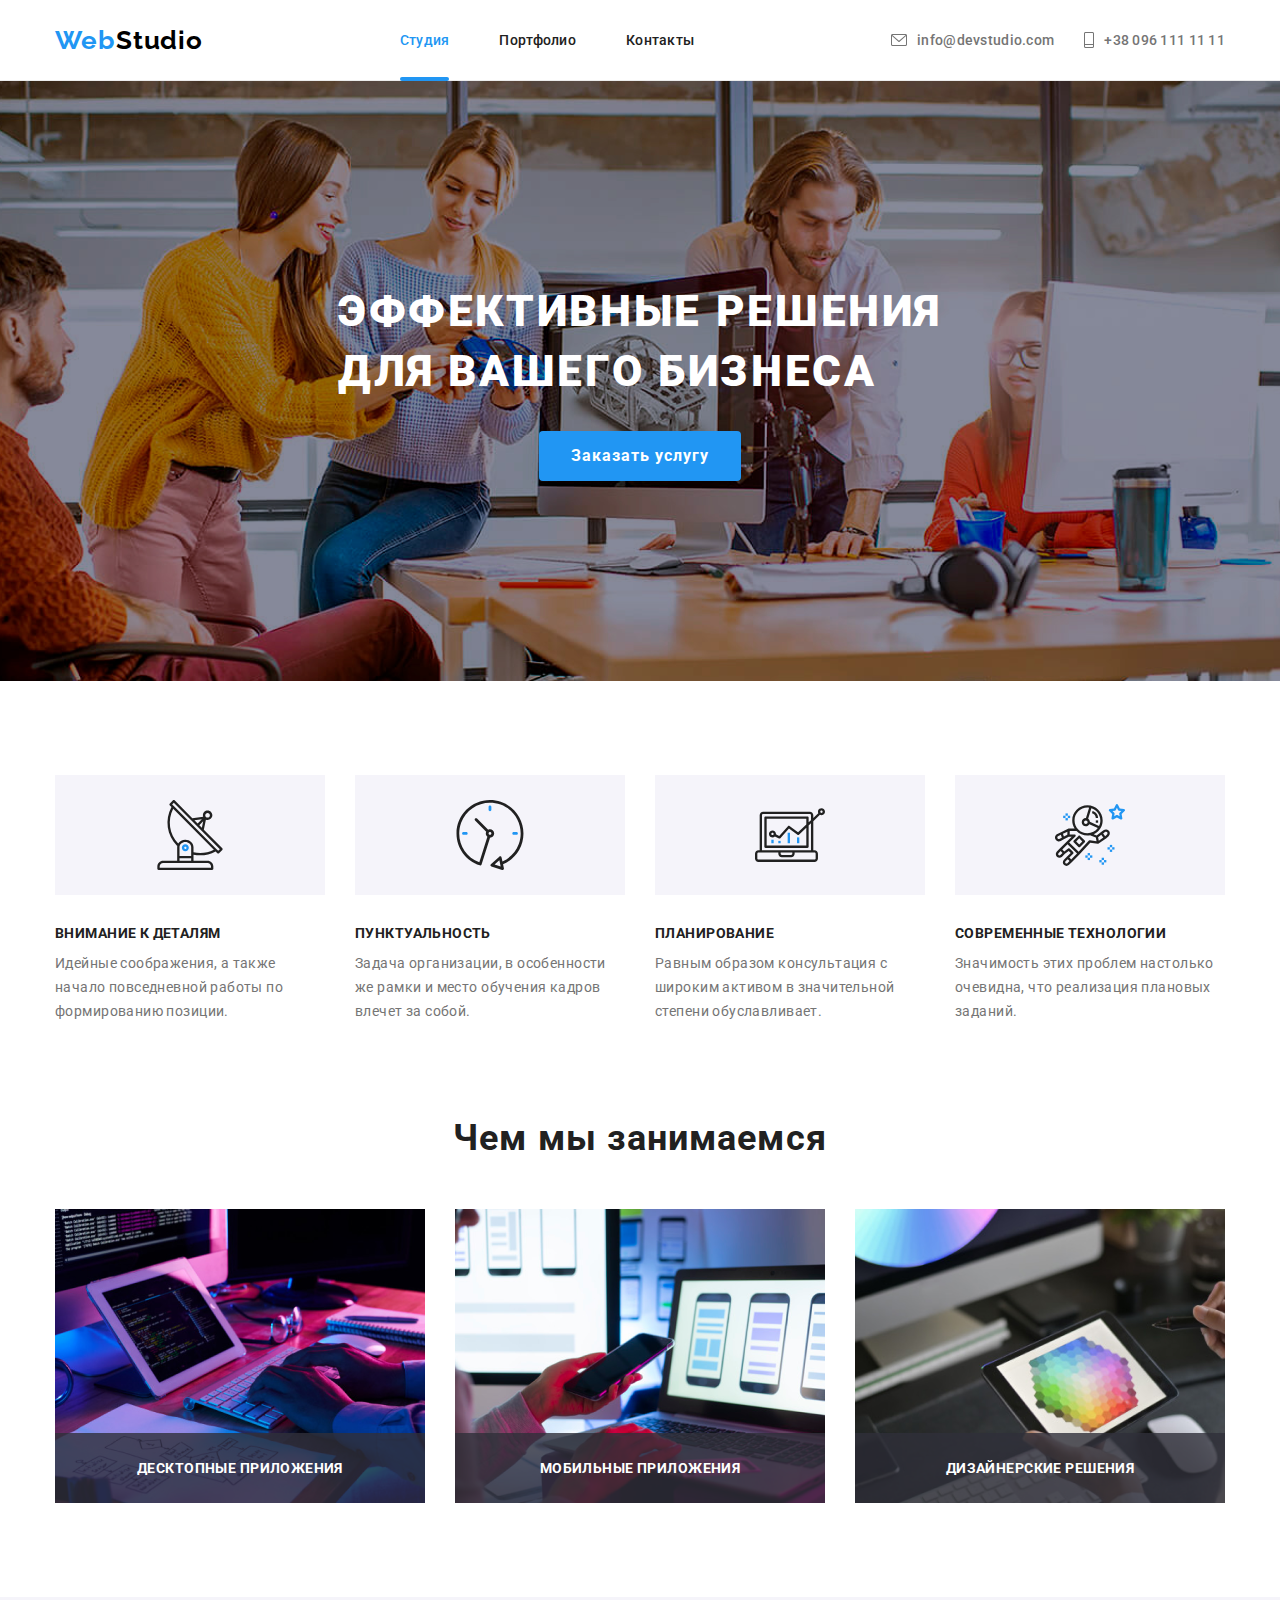
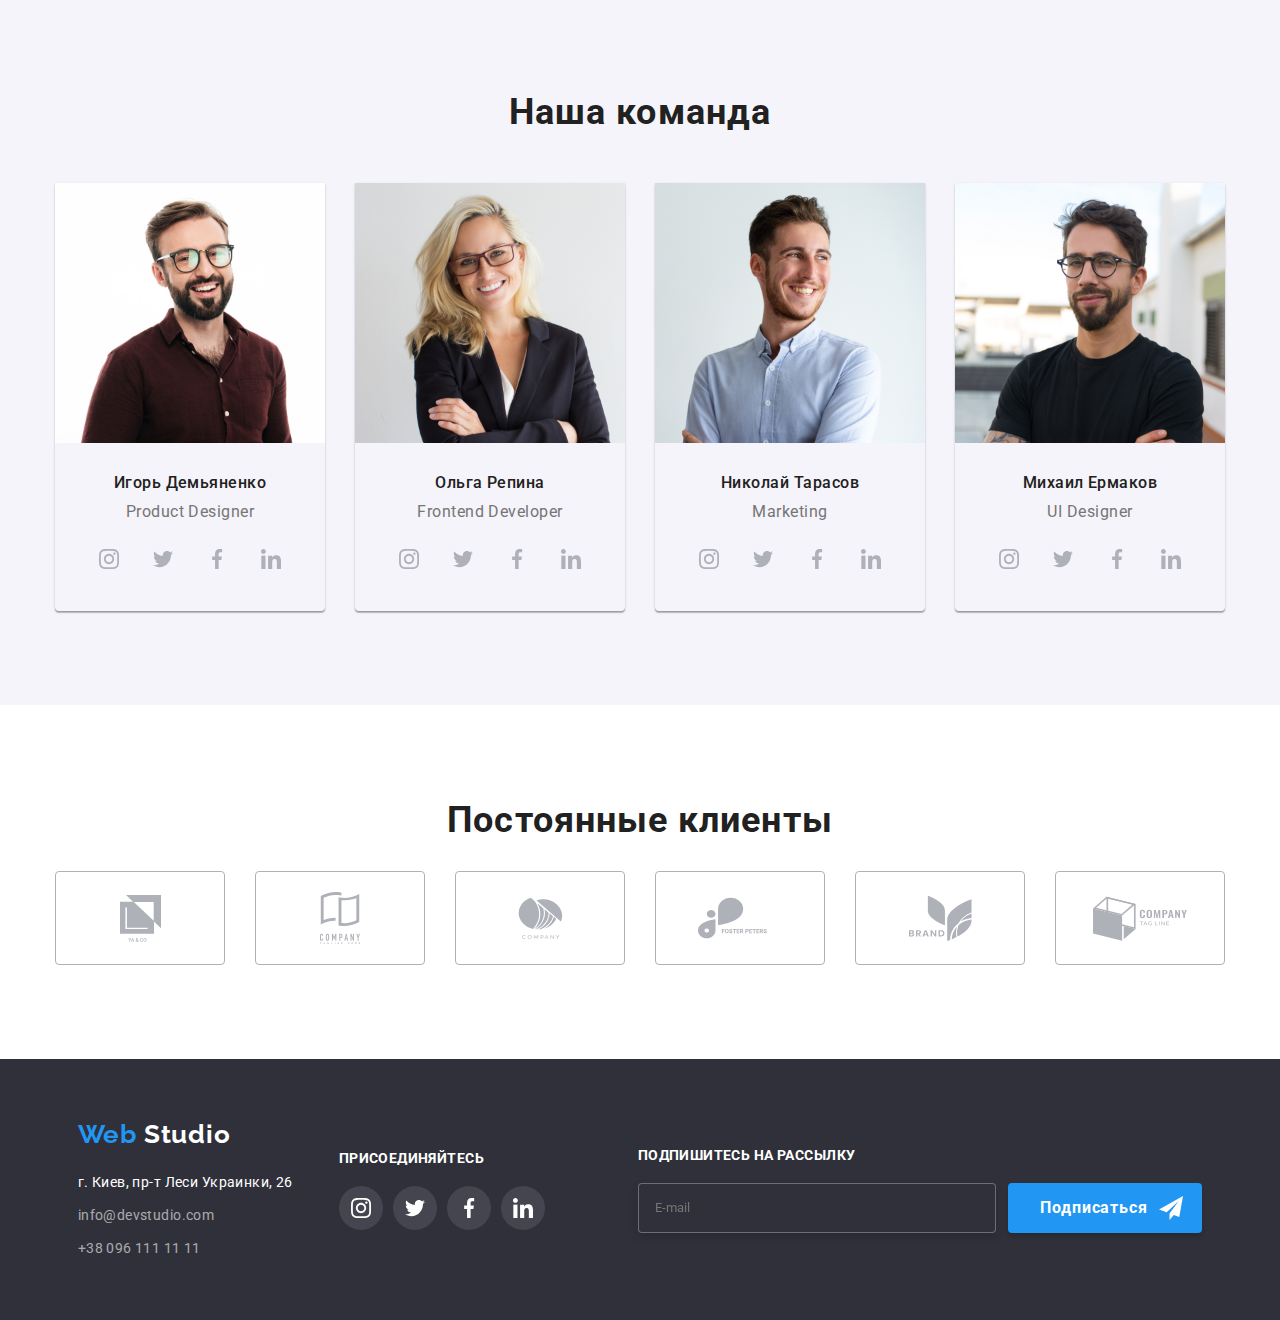
<file: index.html>
<!DOCTYPE html>
<html lang="en">
<head>
    <meta charset="UTF-8">
    <meta http-equiv="X-UA-Compatible" content="IE=edge">
    <meta name="viewport" content="width=device-width, initial-scale=1.0">
    <title>Web-studio</title>
    <link rel="stylesheet" href="./style/index.css">
</head>
<body class="body">
    <section class="modal">
            <div class="modal__container">
                <a href="#" class="modal__close">
                    <svg class="modal__close_icon" width="11" height="11" viewBox="0 0 19 19" fill="none" xmlns="http://www.w3.org/2000/svg">
                        <path class="modal__close_icon" d="M18.6667 1.88L16.7867 0L9.33333 7.45334L1.88 0L0 1.88L7.45334 9.33333L0 16.7867L1.88 18.6667L9.33333 11.2133L16.7867 18.6667L18.6667 16.7867L11.2133 9.33333L18.6667 1.88Z" fill="#212121"/>
                    </svg>
                </a>
                <h2 class="modal__title">
                    Оставьте свои данные, мы вам перезвоним
                </h2>
                <form action="">
                    <div class="modal__input-container">
                        <p class="modal__input-name">Имя</p>
                        <input class="modal__input modal__input_name" type="text" name="" id="" >
                        <svg class="modal__input_icon"   width="12" height="12" viewBox="0 0 12 12" fill="none" xmlns="http://www.w3.org/2000/svg">
                            <path  class="modal__input_icon modal__input_icon_name" d="M6 6C7.6575 6 9 4.6575 9 3C9 1.3425 7.6575 0 6 0C4.3425 0 3 1.3425 3 3C3 4.6575 4.3425 6 6 6ZM6 7.5C3.9975 7.5 0 8.505 0 10.5V11.25C0 11.6625 0.3375 12 0.75 12H11.25C11.6625 12 12 11.6625 12 11.25V10.5C12 8.505 8.0025 7.5 6 7.5Z" fill="#212121"/>
                        </svg>
                    </div>
                    <div class="modal__input-container">
                        <p class="modal__input-name">Телефон</p>
                        <input class="modal__input modal__input_phone " type="tel" name="" id="" >
                        <svg class="modal__input_icon" width="14" height="14" viewBox="0 0 14 14" fill="none" xmlns="http://www.w3.org/2000/svg">
                            <path class="modal__input_icon modal__input_icon_phone" d="M11.996 9.12261L10.1579 8.91275C9.71641 8.86209 9.2822 9.01406 8.97102 9.32524L7.63945 10.6568C5.59144 9.61472 3.91251 7.94301 2.87041 5.88775L4.20922 4.54894C4.5204 4.23775 4.67237 3.80355 4.62171 3.3621L4.41185 1.53842C4.325 0.807499 3.70988 0.2575 2.97173 0.2575H1.71976C0.902004 0.2575 0.221746 0.937761 0.272403 1.75552C0.655953 7.93577 5.59868 12.8713 11.7717 13.2548C12.5894 13.3055 13.2697 12.6252 13.2697 11.8075V10.5555C13.2769 9.82459 12.7269 9.20946 11.996 9.12261Z" fill="#212121"/>
                        </svg>                            
                    </div>
                    <div class="modal__input-container">
                        <p class="modal__input-name">Почта</p>
                        <input class="modal__input modal__input_email" type="email" name="" id="" >
                        <svg class="modal__input_icon" width="18" height="18" viewBox="0 0 18 18" fill="none" xmlns="http://www.w3.org/2000/svg">
                            <path class="modal__input_icon modal__input_icon_email" d="M15 3H3C2.175 3 1.5075 3.675 1.5075 4.5L1.5 13.5C1.5 14.325 2.175 15 3 15H15C15.825 15 16.5 14.325 16.5 13.5V4.5C16.5 3.675 15.825 3 15 3ZM14.7 6.1875L9.3975 9.5025C9.1575 9.6525 8.8425 9.6525 8.6025 9.5025L3.3 6.1875C3.1125 6.0675 3 5.865 3 5.6475C3 5.145 3.5475 4.845 3.975 5.1075L9 8.25L14.025 5.1075C14.4525 4.845 15 5.145 15 5.6475C15 5.865 14.8875 6.0675 14.7 6.1875Z" fill="#212121"/>
                        </svg>
                                                       
                    </div>
                    <p class="modal__input-name">Комментарий</p>
                    <textarea class="modal__input modal__input_textarea"  name="" id="" cols="30" rows="10" placeholder="Введите текст"></textarea>
                    <div class="modal__checkbox-container">
                        <img src="./image/modal/ch.svg" alt="" class="modal__checkbox-false modal__checkbox-false_checked">
                        <input class="modal__checkbox" type="checkbox" name="" id="" checked>
                        <p class="modal__checkbox-title">Соглашаюсь с рассылкой и принимаю <a href="#" class="modal__checkbox-title modal__checkbox-title_blue"> Условия договора</a></p>
                    </div>
                    <button class="modal__button button ">Отправить</button>
                </form>
            </div>
    </section>
    <header class="header">
        <div class="header__container">
            <a class="logo" href="./index.html">
                Web <span class="logo logo_black">Studio</span>
            </a>
            <nav class="nav">
                <a href="./index.html" class="nav__link nav__link_active">Студия</a>
                <a href="./portfolio.html" class="nav__link">Портфолио</a>
                <a href="" class="nav__link">Контакты</a>
            </nav>
            <div class="contacts">
                <div class="contacts__container">
                    <svg width="16" height="12" viewBox="0 0 16 12" fill="none" xmlns="http://www.w3.org/2000/svg">
                        <path class ="contacts__img" d="M14.5 0H1.50001C0.672854 0 0 0.672853 0 1.50001V10.5C0 11.3271 0.672854 12 1.50001 12H14.5C15.3271 12 16 11.3271 16 10.5V1.50001C16 0.672853 15.3271 0 14.5 0ZM14.5 0.999994C14.5679 0.999994 14.6325 1.01409 14.6916 1.0387L8 6.83838L1.30833 1.0387C1.36742 1.01412 1.43204 0.999994 1.49998 0.999994H14.5ZM14.5 11H1.50001C1.22414 11 0.999996 10.7759 0.999996 10.5V2.09521L7.67236 7.87792C7.76661 7.95944 7.8833 7.99999 8 7.99999C8.1167 7.99999 8.23339 7.95948 8.32764 7.87792L15 2.09521V10.5C15 10.7759 14.7759 11 14.5 11Z" fill="#757575"/>
                    </svg>
                    <a href="mailto:info@devstudio.com" class="contacts__link">info@devstudio.com</a>
                </div>
                <div class="contacts__container">
                    <svg width="10" height="16" viewBox="0 0 10 16" fill="#757575" xmlns="http://www.w3.org/2000/svg">
                        <path class ="contacts__img" d="M8.5 0H1.5C0.672848 0 0 0.672848 0 1.5V14.5C0 15.3272 0.672848 16 1.5 16H8.5C9.32715 16 10 15.3272 10 14.5V1.5C10 0.672848 9.32715 0 8.5 0ZM1.5 1H8.5C8.77588 1 9 1.22412 9 1.5V12H1V1.5C1 1.22412 1.22412 1 1.5 1ZM8.5 15H1.5C1.22412 15 1 14.7759 1 14.5V13H9V14.5C9 14.7759 8.77588 15 8.5 15Z" fill="#757575"/>
                    </svg>
                    <a href="tel:+38 096 111 11 11" class="contacts__link">+38 096 111 11 11</a>
                </div>
            </div>
            <a class="burger-open" href="#">
                <svg class="burger-open__icon" width="24" height="16" viewBox="0 0 24 16" fill="none" xmlns="http://www.w3.org/2000/svg">
                <path class="burger-open__icon" fill-rule="evenodd" clip-rule="evenodd" d="M0 2.66667V0H24V2.66667H0ZM0 9.33333H24V6.66667H0V9.33333ZM0 16H24V13.3333H0V16Z" fill="black"/>
                </svg>
            </a>       
        </div>
        <div class="burger-menu">
            <div class="burger-menu__container">
                <a href="#" class="burger-menu__close">
                    <svg class="burger-menu__close_icon" width="19" height="19" viewBox="0 0 19 19" fill="none" xmlns="http://www.w3.org/2000/svg">
                        <path class="burger-menu__close_icon" d="M18.6667 1.88L16.7867 0L9.33333 7.45334L1.88 0L0 1.88L7.45334 9.33333L0 16.7867L1.88 18.6667L9.33333 11.2133L16.7867 18.6667L18.6667 16.7867L11.2133 9.33333L18.6667 1.88Z" fill="#212121"/>
                    </svg>             
                </a>
                <nav class="burger-menu__nav">
                    <a href="" class="burger-menu__link burger-menu__link_active">Студия</a>
                    <a href="./index.html" class="burger-menu__link">Портфолио</a>
                    <a href="" class="burger-menu__link">Контакты</a>
                    <a href="tel:+38 096 111 11 11" class="burger-menu__link burger-menu__link_phone">+38 096 111 11 11</a>
                    <a href="mailto:info@devstudio.com" class="burger-menu__link burger-menu__link_email">info@devstudio.com</a>
                </nav>
                <div class="burger-menu__social">
                    <a href="" class="burger-menu__social-link">Instagram</a>
                    <a href="" class="burger-menu__social-link">Twitter</a>
                    <a href="" class="burger-menu__social-link">Facebook</a>
                    <a href="" class="burger-menu__social-link">LinkedIn</a>
                </div>
            </div>
        </div>
    </header>
    <main class="main">
        <section class="main-screen">
            <h1 class="main-screen__title">Эффективные решения <br> для вашего бизнеса</h1>
            <button class="main-screen__button button">Заказать услугу</button>
        </section>
        <section class="features">
            <div class="features__cart">
                <div class="features__img-area">
                    <img src="./image/features/1.svg" alt="#">
                </div>
                <h3 class="features__title">Внимание к деталям</h3>
                <p class="features__subtitle">Идейные соображения, а также начало повседневной работы по формированию позиции.</p>
            </div>
            <div class="features__cart">
                <div class="features__img-area">
                    <img src="./image/features/2.svg" alt="#">
                </div>
                <h3 class="features__title">Пунктуальность</h3>
                <p class="features__subtitle">Задача организации, в особенности же рамки и место обучения кадров влечет за собой.</p>
            </div>
            <div class="features__cart">
                <div class="features__img-area">
                    <img src="./image/features/3.svg" alt="#">
                </div>
                <h3 class="features__title">Планирование</h3>
                <p class="features__subtitle">Равным образом консультация с широким активом в значительной степени обуславливает.</p>
            </div>
            <div class="features__cart">
                <div class="features__img-area">
                    <img src="./image/features/4.svg" alt="#">
                </div>
                <h3 class="features__title">Современные технологии</h3>
                <p class="features__subtitle">Значимость этих проблем настолько очевидна, что реализация плановых заданий.</p>
            </div>
        </section>
        <section class="aboutus">
            <h2 class="aboutus__title title">
                Чем мы занимаемся
            </h2>
            <div class="aboutus__container">
                <div class="aboutus__cart">
                    <img src="./image/aboutus/1.png" alt="#" class="aboutus__img">
                    <h3 class="aboutus__subtitle">Десктопные приложения</h3>
                </div>
                <div class="aboutus__cart">
                    <img src="./image/aboutus/2.png" alt="#" class="aboutus__img">
                    <h3 class="aboutus__subtitle">Мобильные приложения</h3>
                </div>
                <div class="aboutus__cart">
                    <img src="./image/aboutus/3.png" alt="#" class="aboutus__img">
                    <h3 class="aboutus__subtitle">Дизайнерские решения</h3>
                </div>
            </div>
        </section>
        <section class="team">
            <h2 class="title team__title">Наша команда</h2>
            <div class="team__container">
                <div class="team__cart">
                    <img src="./image/team/1.jpg" alt="photo" class="team__img">
                    <h3 class="team__name">Игорь Демьяненко</h3>
                    <p class="team__subtitle">Product Designer</p>
                    <div class="team__social-block">
                        <a href="#" class="team__social-area">
                            <svg class="team__icon" width="20" height="20" viewBox="0 0 20 20" fill="none" xmlns="http://www.w3.org/2000/svg">
                                <g clip-path="url(#clip0_1_492)">
                                <path d="M19.9804 5.88005C19.9336 4.81738 19.7617 4.0868 19.5156 3.45374C19.2616 2.78176 18.8709 2.18014 18.359 1.68002C17.8589 1.1721 17.2533 0.777435 16.5891 0.527447C15.9524 0.281274 15.2256 0.109427 14.163 0.0625732C13.0924 0.0117516 12.7525 0 10.0371 0C7.32173 0 6.98185 0.0117516 5.91521 0.0586052C4.85253 0.105459 4.12195 0.277459 3.48904 0.523479C2.81692 0.777435 2.2153 1.16814 1.71517 1.68002C1.20726 2.18014 0.812743 2.78573 0.562603 3.44992C0.31643 4.0868 0.144583 4.81341 0.0977294 5.87609C0.0469078 6.9467 0.0351562 7.28658 0.0351562 10.002C0.0351562 12.7173 0.0469078 13.0572 0.0937614 14.1239C0.140615 15.1865 0.312615 15.9171 0.558787 16.5502C0.812743 17.2221 1.20726 17.8238 1.71517 18.3239C2.2153 18.8318 2.82088 19.2265 3.48508 19.4765C4.12195 19.7226 4.84856 19.8945 5.91139 19.9413C6.97788 19.9883 7.31791 19.9999 10.0333 19.9999C12.7487 19.9999 13.0885 19.9883 14.1552 19.9413C15.2179 19.8945 15.9484 19.7226 16.5813 19.4765C17.9254 18.9568 18.9881 17.8941 19.5078 16.5502C19.7538 15.9133 19.9258 15.1865 19.9727 14.1239C20.0195 13.0572 20.0313 12.7173 20.0313 10.002C20.0313 7.28658 20.0273 6.9467 19.9804 5.88005ZM18.1794 14.0457C18.1364 15.0225 17.9723 15.5499 17.8356 15.9015C17.4995 16.7728 16.808 17.4643 15.9367 17.8004C15.5851 17.9372 15.0538 18.1012 14.0809 18.1441C13.026 18.1911 12.7096 18.2027 10.0411 18.2027C7.37255 18.2027 7.05221 18.1911 6.00113 18.1441C5.02438 18.1012 4.49693 17.9372 4.1453 17.8004C3.71171 17.6402 3.31704 17.3862 2.9967 17.0541C2.6646 16.7298 2.41065 16.3391 2.2504 15.9055C2.11365 15.5539 1.94959 15.0225 1.90671 14.0497C1.8597 12.9948 1.8481 12.6783 1.8481 10.0097C1.8481 7.34122 1.8597 7.02087 1.90671 5.96995C1.94959 4.99319 2.11365 4.46575 2.2504 4.11412C2.41065 3.68038 2.6646 3.28586 3.00067 2.96536C3.32483 2.63327 3.71553 2.37931 4.14927 2.21921C4.5009 2.08247 5.03231 1.9184 6.0051 1.87537C7.05999 1.82851 7.37652 1.81676 10.0449 1.81676C12.7174 1.81676 13.0337 1.82851 14.0848 1.87537C15.0616 1.9184 15.589 2.08247 15.9407 2.21921C16.3742 2.37931 16.7689 2.63327 17.0893 2.96536C17.4213 3.28967 17.6753 3.68038 17.8356 4.11412C17.9723 4.46575 18.1364 4.99701 18.1794 5.96995C18.2263 7.02484 18.238 7.34122 18.238 10.0097C18.238 12.6783 18.2263 12.9908 18.1794 14.0457Z" fill="#AFB1B8"/>
                                <path d="M10.0371 4.8642C7.20074 4.8642 4.89941 7.16537 4.89941 10.0019C4.89941 12.8385 7.20074 15.1396 10.0371 15.1396C12.8737 15.1396 15.1749 12.8385 15.1749 10.0019C15.1749 7.16537 12.8737 4.8642 10.0371 4.8642ZM10.0371 13.3346C8.19702 13.3346 6.70442 11.8422 6.70442 10.0019C6.70442 8.16165 8.19702 6.66921 10.0371 6.66921C11.8774 6.66921 13.3698 8.16165 13.3698 10.0019C13.3698 11.8422 11.8774 13.3346 10.0371 13.3346Z" fill="#AFB1B8"/>
                                <path d="M16.5775 4.6611C16.5775 5.32346 16.0404 5.86052 15.3779 5.86052C14.7155 5.86052 14.1785 5.32346 14.1785 4.6611C14.1785 3.99858 14.7155 3.46167 15.3779 3.46167C16.0404 3.46167 16.5775 3.99858 16.5775 4.6611Z" fill="#AFB1B8"/>
                                </g>
                                <defs>
                                <clipPath id="clip0_1_492">
                                <rect width="20" height="20" fill="white"/>
                                </clipPath>
                                </defs>
                            </svg>
                        </a>
                        <a href="#" class="team__social-area">
                            <svg class="team__icon" width="20" height="20" viewBox="0 0 20 20" fill="none" xmlns="http://www.w3.org/2000/svg">
                                <g clip-path="url(#clip0_1_458)">
                                <path d="M20 3.79875C19.2563 4.125 18.4637 4.34125 17.6375 4.44625C18.4875 3.93875 19.1363 3.14125 19.4412 2.18C18.6488 2.6525 17.7738 2.98625 16.8412 3.1725C16.0887 2.37125 15.0162 1.875 13.8462 1.875C11.5763 1.875 9.74875 3.7175 9.74875 5.97625C9.74875 6.30125 9.77625 6.61375 9.84375 6.91125C6.435 6.745 3.41875 5.11125 1.3925 2.6225C1.03875 3.23625 0.83125 3.93875 0.83125 4.695C0.83125 6.115 1.5625 7.37375 2.6525 8.1025C1.99375 8.09 1.3475 7.89875 0.8 7.5975C0.8 7.61 0.8 7.62625 0.8 7.6425C0.8 9.635 2.22125 11.29 4.085 11.6712C3.75125 11.7625 3.3875 11.8062 3.01 11.8062C2.7475 11.8062 2.4825 11.7913 2.23375 11.7362C2.765 13.36 4.2725 14.5538 6.065 14.5925C4.67 15.6838 2.89875 16.3412 0.98125 16.3412C0.645 16.3412 0.3225 16.3263 0 16.285C1.81625 17.4563 3.96875 18.125 6.29 18.125C13.835 18.125 17.96 11.875 17.96 6.4575C17.96 6.27625 17.9538 6.10125 17.945 5.9275C18.7588 5.35 19.4425 4.62875 20 3.79875Z" fill="#AFB1B8"/>
                                </g>
                                <defs>
                                <clipPath id="clip0_1_458">
                                <rect width="20" height="20" fill="white"/>
                                </clipPath>
                                </defs>
                            </svg>
                        </a>
                        <a href="#" class="team__social-area">
                            <svg class="team__icon" width="20" height="20" viewBox="0 0 20 20" fill="none" xmlns="http://www.w3.org/2000/svg">
                                <g clip-path="url(#clip0_1_454)">
                                <path d="M13.3309 3.32083H15.1567V0.140833C14.8417 0.0975 13.7584 0 12.4967 0C9.86422 0 8.06088 1.65583 8.06088 4.69917V7.5H5.15588V11.055H8.06088V20H11.6226V11.0558H14.4101L14.8526 7.50083H11.6217V5.05167C11.6226 4.02417 11.8992 3.32083 13.3309 3.32083Z" fill="#AFB1B8"/>
                                </g>
                                <defs>
                                <clipPath id="clip0_1_454">
                                <rect width="20" height="20" fill="white"/>
                                </clipPath>
                                </defs>
                            </svg>    
                        </a>
                        <a href="#" class="team__social-area">
                            <svg class="team__icon" width="20" height="20" viewBox="0 0 20 20" fill="none" xmlns="http://www.w3.org/2000/svg">
                                <g clip-path="url(#clip0_1_7514)">
                                <path d="M19.9951 20V19.9992H20.0001V12.6642C20.0001 9.07587 19.2276 6.31171 15.0326 6.31171C13.0159 6.31171 11.6626 7.41837 11.1101 8.46754H11.0517V6.64671H7.07422V19.9992H11.2159V13.3875C11.2159 11.6467 11.5459 9.96337 13.7017 9.96337C15.8259 9.96337 15.8576 11.95 15.8576 13.4992V20H19.9951Z" fill="#AFB1B8"/>
                                <path d="M0.329956 6.64746H4.47662V20H0.329956V6.64746Z" fill="#AFB1B8"/>
                                <path d="M2.40167 0C1.07583 0 0 1.07583 0 2.40167C0 3.7275 1.07583 4.82583 2.40167 4.82583C3.7275 4.82583 4.80333 3.7275 4.80333 2.40167C4.8025 1.07583 3.72667 0 2.40167 0V0Z" fill="#AFB1B8"/>
                                </g>
                                <defs>
                                <clipPath id="clip0_1_7514">
                                <rect width="20" height="20" fill="white"/>
                                </clipPath>
                                </defs>
                            </svg> 
                        </a>
                    </div>
                </div>
                <div class="team__cart">
                    <img src="./image/team/2.jpg" alt="photo" class="team__img">
                    <h3 class="team__name">Ольга Репина</h3>
                    <p class="team__subtitle">Frontend Developer</p>
                    <div class="team__social-block">
                        <a href="#" class="team__social-area">
                            <svg class="team__icon" width="20" height="20" viewBox="0 0 20 20" fill="none" xmlns="http://www.w3.org/2000/svg">
                                <g clip-path="url(#clip0_1_492)">
                                <path d="M19.9804 5.88005C19.9336 4.81738 19.7617 4.0868 19.5156 3.45374C19.2616 2.78176 18.8709 2.18014 18.359 1.68002C17.8589 1.1721 17.2533 0.777435 16.5891 0.527447C15.9524 0.281274 15.2256 0.109427 14.163 0.0625732C13.0924 0.0117516 12.7525 0 10.0371 0C7.32173 0 6.98185 0.0117516 5.91521 0.0586052C4.85253 0.105459 4.12195 0.277459 3.48904 0.523479C2.81692 0.777435 2.2153 1.16814 1.71517 1.68002C1.20726 2.18014 0.812743 2.78573 0.562603 3.44992C0.31643 4.0868 0.144583 4.81341 0.0977294 5.87609C0.0469078 6.9467 0.0351562 7.28658 0.0351562 10.002C0.0351562 12.7173 0.0469078 13.0572 0.0937614 14.1239C0.140615 15.1865 0.312615 15.9171 0.558787 16.5502C0.812743 17.2221 1.20726 17.8238 1.71517 18.3239C2.2153 18.8318 2.82088 19.2265 3.48508 19.4765C4.12195 19.7226 4.84856 19.8945 5.91139 19.9413C6.97788 19.9883 7.31791 19.9999 10.0333 19.9999C12.7487 19.9999 13.0885 19.9883 14.1552 19.9413C15.2179 19.8945 15.9484 19.7226 16.5813 19.4765C17.9254 18.9568 18.9881 17.8941 19.5078 16.5502C19.7538 15.9133 19.9258 15.1865 19.9727 14.1239C20.0195 13.0572 20.0313 12.7173 20.0313 10.002C20.0313 7.28658 20.0273 6.9467 19.9804 5.88005ZM18.1794 14.0457C18.1364 15.0225 17.9723 15.5499 17.8356 15.9015C17.4995 16.7728 16.808 17.4643 15.9367 17.8004C15.5851 17.9372 15.0538 18.1012 14.0809 18.1441C13.026 18.1911 12.7096 18.2027 10.0411 18.2027C7.37255 18.2027 7.05221 18.1911 6.00113 18.1441C5.02438 18.1012 4.49693 17.9372 4.1453 17.8004C3.71171 17.6402 3.31704 17.3862 2.9967 17.0541C2.6646 16.7298 2.41065 16.3391 2.2504 15.9055C2.11365 15.5539 1.94959 15.0225 1.90671 14.0497C1.8597 12.9948 1.8481 12.6783 1.8481 10.0097C1.8481 7.34122 1.8597 7.02087 1.90671 5.96995C1.94959 4.99319 2.11365 4.46575 2.2504 4.11412C2.41065 3.68038 2.6646 3.28586 3.00067 2.96536C3.32483 2.63327 3.71553 2.37931 4.14927 2.21921C4.5009 2.08247 5.03231 1.9184 6.0051 1.87537C7.05999 1.82851 7.37652 1.81676 10.0449 1.81676C12.7174 1.81676 13.0337 1.82851 14.0848 1.87537C15.0616 1.9184 15.589 2.08247 15.9407 2.21921C16.3742 2.37931 16.7689 2.63327 17.0893 2.96536C17.4213 3.28967 17.6753 3.68038 17.8356 4.11412C17.9723 4.46575 18.1364 4.99701 18.1794 5.96995C18.2263 7.02484 18.238 7.34122 18.238 10.0097C18.238 12.6783 18.2263 12.9908 18.1794 14.0457Z" fill="#AFB1B8"/>
                                <path d="M10.0371 4.8642C7.20074 4.8642 4.89941 7.16537 4.89941 10.0019C4.89941 12.8385 7.20074 15.1396 10.0371 15.1396C12.8737 15.1396 15.1749 12.8385 15.1749 10.0019C15.1749 7.16537 12.8737 4.8642 10.0371 4.8642ZM10.0371 13.3346C8.19702 13.3346 6.70442 11.8422 6.70442 10.0019C6.70442 8.16165 8.19702 6.66921 10.0371 6.66921C11.8774 6.66921 13.3698 8.16165 13.3698 10.0019C13.3698 11.8422 11.8774 13.3346 10.0371 13.3346Z" fill="#AFB1B8"/>
                                <path d="M16.5775 4.6611C16.5775 5.32346 16.0404 5.86052 15.3779 5.86052C14.7155 5.86052 14.1785 5.32346 14.1785 4.6611C14.1785 3.99858 14.7155 3.46167 15.3779 3.46167C16.0404 3.46167 16.5775 3.99858 16.5775 4.6611Z" fill="#AFB1B8"/>
                                </g>
                                <defs>
                                <clipPath id="clip0_1_492">
                                <rect width="20" height="20" fill="white"/>
                                </clipPath>
                                </defs>
                            </svg>
                        </a>
                        <a href="#" class="team__social-area">
                            <svg class="team__icon" width="20" height="20" viewBox="0 0 20 20" fill="none" xmlns="http://www.w3.org/2000/svg">
                                <g clip-path="url(#clip0_1_458)">
                                <path d="M20 3.79875C19.2563 4.125 18.4637 4.34125 17.6375 4.44625C18.4875 3.93875 19.1363 3.14125 19.4412 2.18C18.6488 2.6525 17.7738 2.98625 16.8412 3.1725C16.0887 2.37125 15.0162 1.875 13.8462 1.875C11.5763 1.875 9.74875 3.7175 9.74875 5.97625C9.74875 6.30125 9.77625 6.61375 9.84375 6.91125C6.435 6.745 3.41875 5.11125 1.3925 2.6225C1.03875 3.23625 0.83125 3.93875 0.83125 4.695C0.83125 6.115 1.5625 7.37375 2.6525 8.1025C1.99375 8.09 1.3475 7.89875 0.8 7.5975C0.8 7.61 0.8 7.62625 0.8 7.6425C0.8 9.635 2.22125 11.29 4.085 11.6712C3.75125 11.7625 3.3875 11.8062 3.01 11.8062C2.7475 11.8062 2.4825 11.7913 2.23375 11.7362C2.765 13.36 4.2725 14.5538 6.065 14.5925C4.67 15.6838 2.89875 16.3412 0.98125 16.3412C0.645 16.3412 0.3225 16.3263 0 16.285C1.81625 17.4563 3.96875 18.125 6.29 18.125C13.835 18.125 17.96 11.875 17.96 6.4575C17.96 6.27625 17.9538 6.10125 17.945 5.9275C18.7588 5.35 19.4425 4.62875 20 3.79875Z" fill="#AFB1B8"/>
                                </g>
                                <defs>
                                <clipPath id="clip0_1_458">
                                <rect width="20" height="20" fill="white"/>
                                </clipPath>
                                </defs>
                            </svg>
                        </a>
                        <a href="#" class="team__social-area">
                            <svg class="team__icon" width="20" height="20" viewBox="0 0 20 20" fill="none" xmlns="http://www.w3.org/2000/svg">
                                <g clip-path="url(#clip0_1_454)">
                                <path d="M13.3309 3.32083H15.1567V0.140833C14.8417 0.0975 13.7584 0 12.4967 0C9.86422 0 8.06088 1.65583 8.06088 4.69917V7.5H5.15588V11.055H8.06088V20H11.6226V11.0558H14.4101L14.8526 7.50083H11.6217V5.05167C11.6226 4.02417 11.8992 3.32083 13.3309 3.32083Z" fill="#AFB1B8"/>
                                </g>
                                <defs>
                                <clipPath id="clip0_1_454">
                                <rect width="20" height="20" fill="white"/>
                                </clipPath>
                                </defs>
                            </svg>    
                        </a>
                        <a href="#" class="team__social-area">
                            <svg class="team__icon" width="20" height="20" viewBox="0 0 20 20" fill="none" xmlns="http://www.w3.org/2000/svg">
                                <g clip-path="url(#clip0_1_7514)">
                                <path d="M19.9951 20V19.9992H20.0001V12.6642C20.0001 9.07587 19.2276 6.31171 15.0326 6.31171C13.0159 6.31171 11.6626 7.41837 11.1101 8.46754H11.0517V6.64671H7.07422V19.9992H11.2159V13.3875C11.2159 11.6467 11.5459 9.96337 13.7017 9.96337C15.8259 9.96337 15.8576 11.95 15.8576 13.4992V20H19.9951Z" fill="#AFB1B8"/>
                                <path d="M0.329956 6.64746H4.47662V20H0.329956V6.64746Z" fill="#AFB1B8"/>
                                <path d="M2.40167 0C1.07583 0 0 1.07583 0 2.40167C0 3.7275 1.07583 4.82583 2.40167 4.82583C3.7275 4.82583 4.80333 3.7275 4.80333 2.40167C4.8025 1.07583 3.72667 0 2.40167 0V0Z" fill="#AFB1B8"/>
                                </g>
                                <defs>
                                <clipPath id="clip0_1_7514">
                                <rect width="20" height="20" fill="white"/>
                                </clipPath>
                                </defs>
                            </svg> 
                        </a>
                    </div>
                </div>
                <div class="team__cart">
                    <img src="./image/team/3.jpg" alt="photo" class="team__img">
                    <h3 class="team__name">Николай Тарасов</h3>
                    <p class="team__subtitle">Marketing</p>
                    <div class="team__social-block">
                        <a href="#" class="team__social-area">
                            <svg class="team__icon" width="20" height="20" viewBox="0 0 20 20" fill="none" xmlns="http://www.w3.org/2000/svg">
                                <g clip-path="url(#clip0_1_492)">
                                <path d="M19.9804 5.88005C19.9336 4.81738 19.7617 4.0868 19.5156 3.45374C19.2616 2.78176 18.8709 2.18014 18.359 1.68002C17.8589 1.1721 17.2533 0.777435 16.5891 0.527447C15.9524 0.281274 15.2256 0.109427 14.163 0.0625732C13.0924 0.0117516 12.7525 0 10.0371 0C7.32173 0 6.98185 0.0117516 5.91521 0.0586052C4.85253 0.105459 4.12195 0.277459 3.48904 0.523479C2.81692 0.777435 2.2153 1.16814 1.71517 1.68002C1.20726 2.18014 0.812743 2.78573 0.562603 3.44992C0.31643 4.0868 0.144583 4.81341 0.0977294 5.87609C0.0469078 6.9467 0.0351562 7.28658 0.0351562 10.002C0.0351562 12.7173 0.0469078 13.0572 0.0937614 14.1239C0.140615 15.1865 0.312615 15.9171 0.558787 16.5502C0.812743 17.2221 1.20726 17.8238 1.71517 18.3239C2.2153 18.8318 2.82088 19.2265 3.48508 19.4765C4.12195 19.7226 4.84856 19.8945 5.91139 19.9413C6.97788 19.9883 7.31791 19.9999 10.0333 19.9999C12.7487 19.9999 13.0885 19.9883 14.1552 19.9413C15.2179 19.8945 15.9484 19.7226 16.5813 19.4765C17.9254 18.9568 18.9881 17.8941 19.5078 16.5502C19.7538 15.9133 19.9258 15.1865 19.9727 14.1239C20.0195 13.0572 20.0313 12.7173 20.0313 10.002C20.0313 7.28658 20.0273 6.9467 19.9804 5.88005ZM18.1794 14.0457C18.1364 15.0225 17.9723 15.5499 17.8356 15.9015C17.4995 16.7728 16.808 17.4643 15.9367 17.8004C15.5851 17.9372 15.0538 18.1012 14.0809 18.1441C13.026 18.1911 12.7096 18.2027 10.0411 18.2027C7.37255 18.2027 7.05221 18.1911 6.00113 18.1441C5.02438 18.1012 4.49693 17.9372 4.1453 17.8004C3.71171 17.6402 3.31704 17.3862 2.9967 17.0541C2.6646 16.7298 2.41065 16.3391 2.2504 15.9055C2.11365 15.5539 1.94959 15.0225 1.90671 14.0497C1.8597 12.9948 1.8481 12.6783 1.8481 10.0097C1.8481 7.34122 1.8597 7.02087 1.90671 5.96995C1.94959 4.99319 2.11365 4.46575 2.2504 4.11412C2.41065 3.68038 2.6646 3.28586 3.00067 2.96536C3.32483 2.63327 3.71553 2.37931 4.14927 2.21921C4.5009 2.08247 5.03231 1.9184 6.0051 1.87537C7.05999 1.82851 7.37652 1.81676 10.0449 1.81676C12.7174 1.81676 13.0337 1.82851 14.0848 1.87537C15.0616 1.9184 15.589 2.08247 15.9407 2.21921C16.3742 2.37931 16.7689 2.63327 17.0893 2.96536C17.4213 3.28967 17.6753 3.68038 17.8356 4.11412C17.9723 4.46575 18.1364 4.99701 18.1794 5.96995C18.2263 7.02484 18.238 7.34122 18.238 10.0097C18.238 12.6783 18.2263 12.9908 18.1794 14.0457Z" fill="#AFB1B8"/>
                                <path d="M10.0371 4.8642C7.20074 4.8642 4.89941 7.16537 4.89941 10.0019C4.89941 12.8385 7.20074 15.1396 10.0371 15.1396C12.8737 15.1396 15.1749 12.8385 15.1749 10.0019C15.1749 7.16537 12.8737 4.8642 10.0371 4.8642ZM10.0371 13.3346C8.19702 13.3346 6.70442 11.8422 6.70442 10.0019C6.70442 8.16165 8.19702 6.66921 10.0371 6.66921C11.8774 6.66921 13.3698 8.16165 13.3698 10.0019C13.3698 11.8422 11.8774 13.3346 10.0371 13.3346Z" fill="#AFB1B8"/>
                                <path d="M16.5775 4.6611C16.5775 5.32346 16.0404 5.86052 15.3779 5.86052C14.7155 5.86052 14.1785 5.32346 14.1785 4.6611C14.1785 3.99858 14.7155 3.46167 15.3779 3.46167C16.0404 3.46167 16.5775 3.99858 16.5775 4.6611Z" fill="#AFB1B8"/>
                                </g>
                                <defs>
                                <clipPath id="clip0_1_492">
                                <rect width="20" height="20" fill="white"/>
                                </clipPath>
                                </defs>
                            </svg>
                        </a>
                        <a href="#" class="team__social-area">
                            <svg class="team__icon" width="20" height="20" viewBox="0 0 20 20" fill="none" xmlns="http://www.w3.org/2000/svg">
                                <g clip-path="url(#clip0_1_458)">
                                <path d="M20 3.79875C19.2563 4.125 18.4637 4.34125 17.6375 4.44625C18.4875 3.93875 19.1363 3.14125 19.4412 2.18C18.6488 2.6525 17.7738 2.98625 16.8412 3.1725C16.0887 2.37125 15.0162 1.875 13.8462 1.875C11.5763 1.875 9.74875 3.7175 9.74875 5.97625C9.74875 6.30125 9.77625 6.61375 9.84375 6.91125C6.435 6.745 3.41875 5.11125 1.3925 2.6225C1.03875 3.23625 0.83125 3.93875 0.83125 4.695C0.83125 6.115 1.5625 7.37375 2.6525 8.1025C1.99375 8.09 1.3475 7.89875 0.8 7.5975C0.8 7.61 0.8 7.62625 0.8 7.6425C0.8 9.635 2.22125 11.29 4.085 11.6712C3.75125 11.7625 3.3875 11.8062 3.01 11.8062C2.7475 11.8062 2.4825 11.7913 2.23375 11.7362C2.765 13.36 4.2725 14.5538 6.065 14.5925C4.67 15.6838 2.89875 16.3412 0.98125 16.3412C0.645 16.3412 0.3225 16.3263 0 16.285C1.81625 17.4563 3.96875 18.125 6.29 18.125C13.835 18.125 17.96 11.875 17.96 6.4575C17.96 6.27625 17.9538 6.10125 17.945 5.9275C18.7588 5.35 19.4425 4.62875 20 3.79875Z" fill="#AFB1B8"/>
                                </g>
                                <defs>
                                <clipPath id="clip0_1_458">
                                <rect width="20" height="20" fill="white"/>
                                </clipPath>
                                </defs>
                            </svg>
                        </a>
                        <a href="#" class="team__social-area">
                            <svg class="team__icon" width="20" height="20" viewBox="0 0 20 20" fill="none" xmlns="http://www.w3.org/2000/svg">
                                <g clip-path="url(#clip0_1_454)">
                                <path d="M13.3309 3.32083H15.1567V0.140833C14.8417 0.0975 13.7584 0 12.4967 0C9.86422 0 8.06088 1.65583 8.06088 4.69917V7.5H5.15588V11.055H8.06088V20H11.6226V11.0558H14.4101L14.8526 7.50083H11.6217V5.05167C11.6226 4.02417 11.8992 3.32083 13.3309 3.32083Z" fill="#AFB1B8"/>
                                </g>
                                <defs>
                                <clipPath id="clip0_1_454">
                                <rect width="20" height="20" fill="white"/>
                                </clipPath>
                                </defs>
                            </svg>    
                        </a>
                        <a href="#" class="team__social-area">
                            <svg class="team__icon" width="20" height="20" viewBox="0 0 20 20" fill="none" xmlns="http://www.w3.org/2000/svg">
                                <g clip-path="url(#clip0_1_7514)">
                                <path d="M19.9951 20V19.9992H20.0001V12.6642C20.0001 9.07587 19.2276 6.31171 15.0326 6.31171C13.0159 6.31171 11.6626 7.41837 11.1101 8.46754H11.0517V6.64671H7.07422V19.9992H11.2159V13.3875C11.2159 11.6467 11.5459 9.96337 13.7017 9.96337C15.8259 9.96337 15.8576 11.95 15.8576 13.4992V20H19.9951Z" fill="#AFB1B8"/>
                                <path d="M0.329956 6.64746H4.47662V20H0.329956V6.64746Z" fill="#AFB1B8"/>
                                <path d="M2.40167 0C1.07583 0 0 1.07583 0 2.40167C0 3.7275 1.07583 4.82583 2.40167 4.82583C3.7275 4.82583 4.80333 3.7275 4.80333 2.40167C4.8025 1.07583 3.72667 0 2.40167 0V0Z" fill="#AFB1B8"/>
                                </g>
                                <defs>
                                <clipPath id="clip0_1_7514">
                                <rect width="20" height="20" fill="white"/>
                                </clipPath>
                                </defs>
                            </svg> 
                        </a>
                    </div>
                </div>
                <div class="team__cart">
                    <img src="./image/team/4.jpg" alt="photo" class="team__img">
                    <h3 class="team__name">Михаил Ермаков</h3>
                    <p class="team__subtitle">UI Designer</p>
                    <div class="team__social-block">
                        <a href="#" class="team__social-area">
                            <svg class="team__icon" width="20" height="20" viewBox="0 0 20 20" fill="none" xmlns="http://www.w3.org/2000/svg">
                                <g clip-path="url(#clip0_1_492)">
                                <path d="M19.9804 5.88005C19.9336 4.81738 19.7617 4.0868 19.5156 3.45374C19.2616 2.78176 18.8709 2.18014 18.359 1.68002C17.8589 1.1721 17.2533 0.777435 16.5891 0.527447C15.9524 0.281274 15.2256 0.109427 14.163 0.0625732C13.0924 0.0117516 12.7525 0 10.0371 0C7.32173 0 6.98185 0.0117516 5.91521 0.0586052C4.85253 0.105459 4.12195 0.277459 3.48904 0.523479C2.81692 0.777435 2.2153 1.16814 1.71517 1.68002C1.20726 2.18014 0.812743 2.78573 0.562603 3.44992C0.31643 4.0868 0.144583 4.81341 0.0977294 5.87609C0.0469078 6.9467 0.0351562 7.28658 0.0351562 10.002C0.0351562 12.7173 0.0469078 13.0572 0.0937614 14.1239C0.140615 15.1865 0.312615 15.9171 0.558787 16.5502C0.812743 17.2221 1.20726 17.8238 1.71517 18.3239C2.2153 18.8318 2.82088 19.2265 3.48508 19.4765C4.12195 19.7226 4.84856 19.8945 5.91139 19.9413C6.97788 19.9883 7.31791 19.9999 10.0333 19.9999C12.7487 19.9999 13.0885 19.9883 14.1552 19.9413C15.2179 19.8945 15.9484 19.7226 16.5813 19.4765C17.9254 18.9568 18.9881 17.8941 19.5078 16.5502C19.7538 15.9133 19.9258 15.1865 19.9727 14.1239C20.0195 13.0572 20.0313 12.7173 20.0313 10.002C20.0313 7.28658 20.0273 6.9467 19.9804 5.88005ZM18.1794 14.0457C18.1364 15.0225 17.9723 15.5499 17.8356 15.9015C17.4995 16.7728 16.808 17.4643 15.9367 17.8004C15.5851 17.9372 15.0538 18.1012 14.0809 18.1441C13.026 18.1911 12.7096 18.2027 10.0411 18.2027C7.37255 18.2027 7.05221 18.1911 6.00113 18.1441C5.02438 18.1012 4.49693 17.9372 4.1453 17.8004C3.71171 17.6402 3.31704 17.3862 2.9967 17.0541C2.6646 16.7298 2.41065 16.3391 2.2504 15.9055C2.11365 15.5539 1.94959 15.0225 1.90671 14.0497C1.8597 12.9948 1.8481 12.6783 1.8481 10.0097C1.8481 7.34122 1.8597 7.02087 1.90671 5.96995C1.94959 4.99319 2.11365 4.46575 2.2504 4.11412C2.41065 3.68038 2.6646 3.28586 3.00067 2.96536C3.32483 2.63327 3.71553 2.37931 4.14927 2.21921C4.5009 2.08247 5.03231 1.9184 6.0051 1.87537C7.05999 1.82851 7.37652 1.81676 10.0449 1.81676C12.7174 1.81676 13.0337 1.82851 14.0848 1.87537C15.0616 1.9184 15.589 2.08247 15.9407 2.21921C16.3742 2.37931 16.7689 2.63327 17.0893 2.96536C17.4213 3.28967 17.6753 3.68038 17.8356 4.11412C17.9723 4.46575 18.1364 4.99701 18.1794 5.96995C18.2263 7.02484 18.238 7.34122 18.238 10.0097C18.238 12.6783 18.2263 12.9908 18.1794 14.0457Z" fill="#AFB1B8"/>
                                <path d="M10.0371 4.8642C7.20074 4.8642 4.89941 7.16537 4.89941 10.0019C4.89941 12.8385 7.20074 15.1396 10.0371 15.1396C12.8737 15.1396 15.1749 12.8385 15.1749 10.0019C15.1749 7.16537 12.8737 4.8642 10.0371 4.8642ZM10.0371 13.3346C8.19702 13.3346 6.70442 11.8422 6.70442 10.0019C6.70442 8.16165 8.19702 6.66921 10.0371 6.66921C11.8774 6.66921 13.3698 8.16165 13.3698 10.0019C13.3698 11.8422 11.8774 13.3346 10.0371 13.3346Z" fill="#AFB1B8"/>
                                <path d="M16.5775 4.6611C16.5775 5.32346 16.0404 5.86052 15.3779 5.86052C14.7155 5.86052 14.1785 5.32346 14.1785 4.6611C14.1785 3.99858 14.7155 3.46167 15.3779 3.46167C16.0404 3.46167 16.5775 3.99858 16.5775 4.6611Z" fill="#AFB1B8"/>
                                </g>
                                <defs>
                                <clipPath id="clip0_1_492">
                                <rect width="20" height="20" fill="white"/>
                                </clipPath>
                                </defs>
                            </svg>
                        </a>
                        <a href="#" class="team__social-area">
                            <svg class="team__icon" width="20" height="20" viewBox="0 0 20 20" fill="none" xmlns="http://www.w3.org/2000/svg">
                                <g clip-path="url(#clip0_1_458)">
                                <path d="M20 3.79875C19.2563 4.125 18.4637 4.34125 17.6375 4.44625C18.4875 3.93875 19.1363 3.14125 19.4412 2.18C18.6488 2.6525 17.7738 2.98625 16.8412 3.1725C16.0887 2.37125 15.0162 1.875 13.8462 1.875C11.5763 1.875 9.74875 3.7175 9.74875 5.97625C9.74875 6.30125 9.77625 6.61375 9.84375 6.91125C6.435 6.745 3.41875 5.11125 1.3925 2.6225C1.03875 3.23625 0.83125 3.93875 0.83125 4.695C0.83125 6.115 1.5625 7.37375 2.6525 8.1025C1.99375 8.09 1.3475 7.89875 0.8 7.5975C0.8 7.61 0.8 7.62625 0.8 7.6425C0.8 9.635 2.22125 11.29 4.085 11.6712C3.75125 11.7625 3.3875 11.8062 3.01 11.8062C2.7475 11.8062 2.4825 11.7913 2.23375 11.7362C2.765 13.36 4.2725 14.5538 6.065 14.5925C4.67 15.6838 2.89875 16.3412 0.98125 16.3412C0.645 16.3412 0.3225 16.3263 0 16.285C1.81625 17.4563 3.96875 18.125 6.29 18.125C13.835 18.125 17.96 11.875 17.96 6.4575C17.96 6.27625 17.9538 6.10125 17.945 5.9275C18.7588 5.35 19.4425 4.62875 20 3.79875Z" fill="#AFB1B8"/>
                                </g>
                                <defs>
                                <clipPath id="clip0_1_458">
                                <rect width="20" height="20" fill="white"/>
                                </clipPath>
                                </defs>
                            </svg>
                        </a>
                        <a href="#" class="team__social-area">
                            <svg class="team__icon" width="20" height="20" viewBox="0 0 20 20" fill="none" xmlns="http://www.w3.org/2000/svg">
                                <g clip-path="url(#clip0_1_454)">
                                <path d="M13.3309 3.32083H15.1567V0.140833C14.8417 0.0975 13.7584 0 12.4967 0C9.86422 0 8.06088 1.65583 8.06088 4.69917V7.5H5.15588V11.055H8.06088V20H11.6226V11.0558H14.4101L14.8526 7.50083H11.6217V5.05167C11.6226 4.02417 11.8992 3.32083 13.3309 3.32083Z" fill="#AFB1B8"/>
                                </g>
                                <defs>
                                <clipPath id="clip0_1_454">
                                <rect width="20" height="20" fill="white"/>
                                </clipPath>
                                </defs>
                            </svg>    
                        </a>
                        <a href="#" class="team__social-area">
                            <svg class="team__icon" width="20" height="20" viewBox="0 0 20 20" fill="none" xmlns="http://www.w3.org/2000/svg">
                                <g clip-path="url(#clip0_1_7514)">
                                <path d="M19.9951 20V19.9992H20.0001V12.6642C20.0001 9.07587 19.2276 6.31171 15.0326 6.31171C13.0159 6.31171 11.6626 7.41837 11.1101 8.46754H11.0517V6.64671H7.07422V19.9992H11.2159V13.3875C11.2159 11.6467 11.5459 9.96337 13.7017 9.96337C15.8259 9.96337 15.8576 11.95 15.8576 13.4992V20H19.9951Z" fill="#AFB1B8"/>
                                <path d="M0.329956 6.64746H4.47662V20H0.329956V6.64746Z" fill="#AFB1B8"/>
                                <path d="M2.40167 0C1.07583 0 0 1.07583 0 2.40167C0 3.7275 1.07583 4.82583 2.40167 4.82583C3.7275 4.82583 4.80333 3.7275 4.80333 2.40167C4.8025 1.07583 3.72667 0 2.40167 0V0Z" fill="#AFB1B8"/>
                                </g>
                                <defs>
                                <clipPath id="clip0_1_7514">
                                <rect width="20" height="20" fill="white"/>
                                </clipPath>
                                </defs>
                            </svg> 
                        </a>
                    </div>
                </div>
            </div>
        </section>
        <section class="partners">
            <h2 class="partners__title title">
                Постоянные клиенты
            </h2>
            <div class="partners__container">
                <a href="#" class="partners__link">
                    <svg class="partners__icon" width="41" height="47" viewBox="0 0 41 47" fill="blue" xmlns="http://www.w3.org/2000/svg">
                        <path fill-rule="evenodd" clip-rule="evenodd" d="M6 0L13.0078 6.63413L0 6.62646V38.8137H34V26.507L41 33.1338V0H6ZM33.6924 25.7283L13.8226 6.91796H33.6924V25.7283ZM27.5231 34.1055H5.38008V12.4579H6.9453V32.6397H27.5231V34.1055ZM10.6089 43.0991L9.79102 44.7837L8.97314 43.0991H8.28711L9.48096 45.3452V46.6538H10.1011V45.3452L11.2925 43.0991H10.6089ZM11.6367 46.6538L11.9248 45.8262H13.3018L13.5923 46.6538H14.2368L12.8916 43.0991H12.3374L10.9946 46.6538H11.6367ZM12.6133 43.8535L13.1284 45.3281H12.0981L12.6133 43.8535ZM15.8701 45.2427C15.7806 45.3794 15.7358 45.5299 15.7358 45.6943C15.7358 45.9938 15.8408 46.2371 16.0508 46.4243C16.2624 46.6099 16.5439 46.7026 16.8955 46.7026C17.2471 46.7026 17.5498 46.6074 17.8037 46.417L18.0039 46.6538H18.6924L18.1699 46.0361C18.375 45.7562 18.4775 45.3973 18.4775 44.9595H17.9624C17.9624 45.1987 17.9128 45.416 17.8135 45.6113L17.1274 44.8008L17.3691 44.625C17.54 44.5013 17.6629 44.3776 17.7378 44.2539C17.8127 44.1286 17.8501 43.9919 17.8501 43.8438C17.8501 43.6191 17.7671 43.4312 17.6011 43.2798C17.4367 43.1268 17.2251 43.0503 16.9663 43.0503C16.6798 43.0503 16.452 43.1317 16.2827 43.2944C16.1134 43.4556 16.0288 43.6753 16.0288 43.9536C16.0288 44.0675 16.0557 44.1855 16.1094 44.3076C16.1647 44.4297 16.2616 44.5778 16.3999 44.752C16.1362 44.9408 15.9596 45.1043 15.8701 45.2427ZM17.4741 46.0288C17.3 46.1623 17.1128 46.229 16.9126 46.229C16.7352 46.229 16.5936 46.1777 16.4878 46.0752C16.382 45.9727 16.3291 45.8392 16.3291 45.6748C16.3291 45.4844 16.4268 45.3151 16.6221 45.167L16.6978 45.1133L17.4741 46.0288ZM16.8369 44.4541C16.6693 44.2474 16.5854 44.0757 16.5854 43.939C16.5854 43.8201 16.6196 43.7217 16.688 43.6436C16.7563 43.5654 16.8483 43.5264 16.9639 43.5264C17.0713 43.5264 17.16 43.5597 17.23 43.6265C17.3 43.6916 17.335 43.7705 17.335 43.8633C17.335 44.0033 17.2845 44.118 17.1836 44.2075L17.1079 44.2686L16.8369 44.4541ZM22.623 46.3853C22.8672 46.172 23.0072 45.8758 23.043 45.4966H22.4277C22.3952 45.7505 22.3179 45.932 22.1958 46.041C22.0737 46.1501 21.8914 46.2046 21.6489 46.2046C21.3836 46.2046 21.1818 46.1037 21.0435 45.9019C20.9067 45.7 20.8384 45.4071 20.8384 45.0229V44.708C20.8416 44.3288 20.9149 44.0415 21.0581 43.8462C21.203 43.6493 21.4097 43.5508 21.6782 43.5508C21.9093 43.5508 22.0843 43.6077 22.2031 43.7217C22.3236 43.834 22.3984 44.0179 22.4277 44.2734H23.043C23.0039 43.8844 22.8647 43.5833 22.6255 43.3701C22.3862 43.1569 22.0705 43.0503 21.6782 43.0503C21.3869 43.0503 21.1297 43.1195 20.9067 43.2578C20.6854 43.3962 20.5153 43.5931 20.3965 43.8486C20.2777 44.1042 20.2183 44.3996 20.2183 44.7349V45.0669C20.2231 45.394 20.2842 45.6813 20.4014 45.9287C20.5186 46.1761 20.6846 46.3674 20.8994 46.5024C21.1159 46.6359 21.3657 46.7026 21.6489 46.7026C22.0542 46.7026 22.3789 46.5968 22.623 46.3853ZM26.2534 45.8872C26.3739 45.6235 26.4341 45.3175 26.4341 44.9692V44.7715C26.4325 44.4248 26.3706 44.1213 26.2485 43.8608C26.1265 43.5988 25.9531 43.3986 25.7285 43.2603C25.5055 43.1203 25.2492 43.0503 24.9595 43.0503C24.6698 43.0503 24.4126 43.1211 24.188 43.2627C23.965 43.4027 23.7917 43.6053 23.668 43.8706C23.5459 44.1359 23.4849 44.4419 23.4849 44.7886V44.9888C23.4865 45.3289 23.5483 45.6292 23.6704 45.8896C23.7941 46.1501 23.9683 46.3511 24.1929 46.4927C24.4191 46.6326 24.6763 46.7026 24.9644 46.7026C25.2557 46.7026 25.5129 46.6326 25.7358 46.4927C25.9604 46.3511 26.133 46.1493 26.2534 45.8872ZM25.5918 43.8779C25.7415 44.0879 25.8164 44.3898 25.8164 44.7837V44.9692C25.8164 45.3696 25.7423 45.674 25.5942 45.8823C25.4478 46.0907 25.2378 46.1948 24.9644 46.1948C24.6942 46.1948 24.4826 46.0882 24.3296 45.875C24.1782 45.6618 24.1025 45.3599 24.1025 44.9692V44.7642C24.1058 44.3817 24.1823 44.0863 24.332 43.8779C24.4834 43.668 24.6925 43.563 24.9595 43.563C25.2329 43.563 25.4437 43.668 25.5918 43.8779Z" fill="#AFB1B8"/>
                        </svg>
                </a>
                <a href="#" class="partners__link">
                    <svg class="partners__icon" width="40" height="52" viewBox="0 0 40 52" fill="none" xmlns="http://www.w3.org/2000/svg">
                        <path fill-rule="evenodd" clip-rule="evenodd" d="M17.1136 2.93452H16.977C16.7671 2.92181 16.5571 2.91672 16.3471 2.91163H16.3471H16.3269H15.8918C15.4946 2.91163 15.0898 2.92181 14.6876 2.94215C14.6573 2.93994 14.6269 2.93994 14.5966 2.94215C10.9522 3.14863 7.38171 4.05951 4.08049 5.62492L3.6479 5.83344V27.9746L4.65979 27.6313C5.54773 27.3261 6.49384 27.0515 7.47285 26.7972C10.1193 26.1178 12.8367 25.7567 15.568 25.7216V28.6306C15.2062 28.6332 14.8546 28.6434 14.503 28.6612H14.4195C12.3175 28.7765 10.2317 29.0967 8.19129 29.6173C5.60716 30.2643 3.11433 31.2357 0.771606 32.5086V4.11189C3.20469 2.69275 5.82533 1.62687 8.55557 0.945963C10.9527 0.327052 13.4169 0.00930695 15.8918 0H16.3193C16.8303 0.0127146 17.3287 0.0356008 17.7967 0.0712015C19.0297 0.157776 20.2528 0.352628 21.4521 0.653528V3.51685C20.2874 3.24551 19.1032 3.06695 17.9105 2.98284C17.8863 2.98079 17.8621 2.97872 17.8379 2.97666C17.5911 2.95561 17.344 2.93452 17.1136 2.93452ZM22.1528 5.86138C22.7877 5.9097 23.4455 5.93259 24.1108 5.93259C26.7125 5.92307 29.3031 5.59083 31.8239 4.94339C34.4068 4.29396 36.8986 3.32178 39.2411 2.04956V29.9402C36.8067 31.3585 34.1853 32.4243 31.4546 33.1061C29.0571 33.7227 26.5931 34.0395 24.1184 34.0496C22.2433 34.0647 20.3737 33.8443 18.553 33.3935V5.32229C18.983 5.42146 19.4257 5.51301 19.876 5.58929C20.6147 5.7139 21.3939 5.80544 22.1528 5.86138ZM36.3471 6.07753L35.3352 6.41828C34.4042 6.73106 33.4657 7.01078 32.5221 7.25998C29.7749 7.96596 26.9514 8.3281 24.1158 8.33818C23.4556 8.33818 22.8485 8.32038 22.2616 8.28224L21.4546 8.22883V28.3178V31.0057L22.1477 31.0667C22.7903 31.1227 23.4531 31.1506 24.1209 31.1506C26.3544 31.1412 28.5781 30.8533 30.7412 30.2937C32.5223 29.8469 34.2552 29.2243 35.9145 28.4348L36.3471 28.2263V6.07753Z" fill="#AFB1B8"/>
                        <path d="M2.73713 42.2124C2.59166 42.0615 2.41629 41.943 2.22236 41.8646C2.02844 41.7862 1.82029 41.7496 1.61141 41.7572C1.38879 41.7542 1.16781 41.7957 0.961267 41.8793C0.771901 41.9547 0.599767 42.068 0.455322 42.2124C0.312451 42.3572 0.201292 42.5304 0.128988 42.721C0.0496792 42.9207 0.0101425 43.1341 0.0126205 43.3491V47.1431C0.00357283 47.4104 0.0545882 47.6764 0.161874 47.9212C0.251433 48.1156 0.380725 48.2889 0.541333 48.4298C0.692953 48.5575 0.870978 48.6495 1.06246 48.6994C1.24694 48.7512 1.43755 48.7777 1.62911 48.7782C1.84041 48.7803 2.04953 48.7351 2.24131 48.646C2.43095 48.563 2.60277 48.4438 2.74725 48.295C2.88814 48.1476 3.00052 47.9752 3.07865 47.7864C3.15973 47.5951 3.20105 47.3892 3.20007 47.1812V46.7566H2.20842V47.0948C2.21137 47.2103 2.1916 47.3252 2.15024 47.433C2.11794 47.5137 2.06877 47.5866 2.00604 47.6466C1.94461 47.6962 1.87416 47.7334 1.79861 47.7559C1.73164 47.7782 1.6617 47.7902 1.59117 47.7915C1.50263 47.8018 1.41296 47.7885 1.33122 47.7527C1.24948 47.717 1.17858 47.6602 1.1257 47.5881C1.03222 47.4356 0.986395 47.2585 0.994154 47.0795V43.5423C0.988002 43.3462 1.02969 43.1515 1.11558 42.9753C1.16706 42.8952 1.2399 42.8313 1.32578 42.7908C1.41166 42.7503 1.50713 42.7349 1.60129 42.7464C1.68676 42.7434 1.7717 42.7612 1.8488 42.7984C1.92591 42.8356 1.99289 42.8911 2.04399 42.96C2.15496 43.1057 2.21298 43.2852 2.20842 43.4686V43.7966H3.18995V43.4101C3.19195 43.1831 3.15073 42.9578 3.06853 42.7464C2.99527 42.5476 2.88251 42.3659 2.73713 42.2124Z" fill="#AFB1B8"/>
                        <path d="M8.62892 42.1691C8.31271 41.9021 7.91362 41.7546 7.50066 41.7521C7.29868 41.7529 7.09838 41.7891 6.9087 41.8589C6.71613 41.9279 6.53841 42.0332 6.38505 42.1691C6.22076 42.3168 6.08968 42.498 6.00053 42.7006C5.90063 42.9323 5.85146 43.183 5.85634 43.4355V47.0744C5.8495 47.3304 5.89873 47.5847 6.00053 47.8195C6.09028 48.0151 6.22152 48.1887 6.38505 48.328C6.53665 48.4688 6.71468 48.5777 6.9087 48.6485C7.09838 48.7183 7.29868 48.7544 7.50066 48.7553C7.70269 48.7549 7.90307 48.7187 8.09262 48.6485C8.28995 48.5767 8.47195 48.468 8.62892 48.328C8.7871 48.1861 8.91454 48.013 9.00332 47.8195C9.10512 47.5847 9.15435 47.3304 9.14751 47.0744V43.4355C9.15239 43.183 9.10322 42.9323 9.00332 42.7006C8.91505 42.5001 8.78775 42.3194 8.62892 42.1691ZM8.16598 47.0744C8.17434 47.1714 8.16095 47.269 8.1268 47.3601C8.09265 47.4512 8.03861 47.5334 7.96866 47.6008C7.83768 47.7106 7.67251 47.7708 7.50193 47.7708C7.33135 47.7708 7.16617 47.7106 7.03519 47.6008C6.96524 47.5334 6.9112 47.4512 6.87705 47.3601C6.8429 47.269 6.82952 47.1714 6.83787 47.0744V43.4355C6.82952 43.3385 6.8429 43.2409 6.87705 43.1498C6.9112 43.0587 6.96524 42.9764 7.03519 42.9091C7.16617 42.7993 7.33135 42.7391 7.50193 42.7391C7.67251 42.7391 7.83768 42.7993 7.96866 42.9091C8.03861 42.9764 8.09265 43.0587 8.1268 43.1498C8.16095 43.2409 8.17434 43.3385 8.16598 43.4355V47.0744Z" fill="#AFB1B8"/>
                        <path d="M16.3673 48.6994V41.8107H15.4136L14.1614 45.4572H14.1437L12.8813 41.8107H11.9377V48.6994H12.9218V44.5087H12.9395L13.9033 47.4712H14.3941L15.3655 44.5087H15.3832V48.6994H16.3673Z" fill="#AFB1B8"/>
                        <path d="M21.9581 42.2937C21.8065 42.1237 21.6153 41.9943 21.4015 41.9173C21.1712 41.8424 20.9302 41.8063 20.6881 41.8105H19.226V48.6993H20.2075V46.0089H20.7134C21.0197 46.0228 21.3244 45.958 21.5988 45.8207C21.822 45.6968 22.0081 45.515 22.1377 45.2943C22.2512 45.1111 22.3277 44.9071 22.3628 44.6942C22.4014 44.435 22.4192 44.173 22.4159 43.911C22.4255 43.5802 22.3932 43.2495 22.3198 42.9269C22.2543 42.6885 22.1299 42.4706 21.9581 42.2937ZM21.4521 44.3941C21.4479 44.5188 21.4168 44.6412 21.361 44.7527C21.3049 44.8586 21.2162 44.9434 21.1081 44.9942C20.9627 45.0593 20.8041 45.0889 20.6451 45.0807H20.1974V42.7387H20.7033C20.8557 42.7312 21.0075 42.7609 21.146 42.8251C21.2475 42.8834 21.3281 42.9724 21.3762 43.0794C21.4299 43.2004 21.4591 43.331 21.4622 43.4634C21.4622 43.6084 21.4622 43.7609 21.4622 43.9211C21.4622 44.0813 21.4723 44.2466 21.4622 44.3941H21.4521Z" fill="#AFB1B8"/>
                        <path d="M26.6077 41.8107H25.8032L24.2854 48.6994H25.2669L25.5553 47.2194H26.8935L27.1819 48.6994H28.1635L26.6077 41.8107ZM25.702 46.2811L26.1852 43.784H26.2029L26.6836 46.2811H25.702Z" fill="#AFB1B8"/>
                        <path d="M32.9497 45.9607H32.932L31.4496 41.8107H30.506V48.6994H31.4875V44.557H31.5078L33.0079 48.6994H33.9312V41.8107H32.9497V45.9607Z" fill="#AFB1B8"/>
                        <path d="M38.9476 41.8107L38.1583 44.5494H38.1381L37.3488 41.8107H36.3091L37.6574 45.7878V48.6994H38.639V45.7878L39.9873 41.8107H38.9476Z" fill="#AFB1B8"/>
                        <path d="M0 50.6445H0.473058V51.9719H0.794333V50.6445H1.26486V50.3724H0V50.6445Z" fill="#AFB1B8"/>
                        <path d="M3.97672 50.3724L3.35693 51.9719H3.69845L3.82999 51.6083H4.46748L4.60409 51.9719H4.95319L4.31823 50.3724H3.97672ZM3.92612 51.3387L4.14368 50.7462L4.36123 51.3387H3.92612Z" fill="#AFB1B8"/>
                        <path d="M7.90793 51.3821H8.27727V51.5881C8.16941 51.6746 8.03576 51.722 7.89781 51.7229C7.8333 51.7265 7.76886 51.7145 7.70988 51.688C7.65091 51.6614 7.59911 51.6211 7.55883 51.5703C7.47402 51.4485 7.43217 51.3017 7.43993 51.1533C7.43993 50.7973 7.59424 50.6193 7.90034 50.6193C7.98091 50.6112 8.06168 50.6325 8.12804 50.6791C8.19439 50.7257 8.24194 50.7947 8.26209 50.8735L8.57831 50.8125C8.51001 50.4997 8.28486 50.3421 7.90034 50.3421C7.69468 50.3366 7.4947 50.4103 7.34127 50.5481C7.26069 50.6276 7.19834 50.7239 7.15858 50.8302C7.11882 50.9365 7.10261 51.0502 7.11107 51.1634C7.10175 51.3823 7.17493 51.5966 7.31598 51.7636C7.39434 51.8444 7.4892 51.9071 7.59401 51.9475C7.69883 51.9879 7.8111 52.0049 7.92311 51.9975C8.17338 52.0045 8.41652 51.9133 8.60108 51.7432V51.1126H7.90793V51.3821Z" fill="#AFB1B8"/>
                        <path d="M11.9226 50.3724H11.5988V51.9719H12.7194V51.6998H11.9226V50.3724Z" fill="#AFB1B8"/>
                        <path d="M15.3175 50.3724H14.9937V51.9719H15.3175V50.3724Z" fill="#AFB1B8"/>
                        <path d="M18.6365 51.4405L17.9813 50.3724H17.6676V51.9719H17.9686V50.9268L18.6112 51.9719H18.9325V50.3724H18.6365V51.4405Z" fill="#AFB1B8"/>
                        <path d="M21.6368 51.2675H22.4337V50.9954H21.6368V50.6445H22.4944V50.3724H21.313V51.9719H22.5273V51.6998H21.6368V51.2675Z" fill="#AFB1B8"/>
                        <path d="M28.9122 51.0031H28.2823V50.3724H27.9611V51.9719H28.2823V51.2726H28.9122V51.9719H29.2335V50.3724H28.9122V51.0031Z" fill="#AFB1B8"/>
                        <path d="M31.9302 51.2675H32.7296V50.9954H31.9302V50.6445H32.7903V50.3724H31.6089V51.9719H32.8206V51.6998H31.9302V51.2675Z" fill="#AFB1B8"/>
                        <path d="M36.0233 51.2676C36.3015 51.2244 36.4432 51.0769 36.4432 50.8226C36.4513 50.7546 36.441 50.6856 36.4134 50.623C36.3858 50.5603 36.3419 50.5063 36.2863 50.4666C36.1415 50.3938 35.9799 50.3614 35.8183 50.3725H35.1404V51.972H35.4617V51.3032H35.5249C35.5934 51.299 35.6619 51.3112 35.7247 51.3388C35.7717 51.3678 35.8108 51.4079 35.8386 51.4558L36.1877 51.9644H36.5722L36.3774 51.6516C36.2913 51.4972 36.1699 51.3656 36.0233 51.2676ZM35.6994 51.0464H35.4617V50.6446H35.7146C35.8248 50.6357 35.9357 50.6486 36.041 50.6827C36.0644 50.7034 36.0828 50.7291 36.095 50.7579C36.1072 50.7867 36.1127 50.8179 36.1113 50.8492C36.1098 50.8804 36.1014 50.911 36.0866 50.9385C36.0718 50.966 36.051 50.9899 36.0258 51.0082C35.9202 51.0406 35.8096 51.0535 35.6994 51.0464Z" fill="#AFB1B8"/>
                        <path d="M39.1096 51.2675H39.9064V50.9954H39.1096V50.6445H39.9697V50.3724H38.7858V51.9719H40V51.6998H39.1096V51.2675Z" fill="#AFB1B8"/>
                    </svg>
                </a>
                <a href="#" class="partners__link">
                    <svg class="partners__icon" width="45" height="42" viewBox="0 0 45 42" fill="none" xmlns="http://www.w3.org/2000/svg">
                        <path d="M7.40622 41.1014C7.42213 41.1018 7.4378 41.1049 7.45231 41.1106C7.46683 41.1163 7.47989 41.1245 7.49074 41.1346L7.70885 41.3431C7.53955 41.5118 7.33029 41.6468 7.0954 41.7388C6.82033 41.8391 6.52388 41.8875 6.22565 41.8809C5.94542 41.8859 5.66699 41.8408 5.40771 41.7482C5.17383 41.6632 4.9637 41.5356 4.79153 41.3739C4.61582 41.2062 4.48048 41.0096 4.39347 40.7958C4.29818 40.5574 4.25113 40.3065 4.25442 40.0542C4.25055 39.8003 4.30141 39.548 4.40437 39.3103C4.49962 39.0951 4.64329 38.8986 4.82698 38.7322C5.01315 38.5691 5.23586 38.4408 5.48133 38.3555C5.74986 38.265 6.03582 38.22 6.32381 38.2228C6.59132 38.2172 6.85741 38.2582 7.1063 38.3436C7.32224 38.425 7.52052 38.538 7.6925 38.6777L7.50982 38.9004C7.4972 38.9161 7.48152 38.9297 7.46347 38.9407C7.44192 38.9535 7.41587 38.9594 7.38986 38.9573C7.36156 38.9556 7.33428 38.9474 7.31079 38.9336L7.21264 38.8743L7.07631 38.7985C7.01746 38.7704 6.95643 38.7458 6.89364 38.7251C6.81277 38.6999 6.72983 38.6801 6.64553 38.6659C6.53854 38.6487 6.42986 38.6408 6.32108 38.6422C6.1137 38.6399 5.9079 38.6737 5.7158 38.7417C5.53666 38.8046 5.37495 38.8999 5.2414 39.0212C5.10545 39.1503 5.00068 39.3018 4.93331 39.4667C4.85652 39.6553 4.81868 39.8542 4.82152 40.0542C4.81825 40.2574 4.85609 40.4595 4.93331 40.6513C4.99984 40.8147 5.10266 40.9653 5.23595 41.0943C5.36082 41.2146 5.51561 41.3086 5.68854 41.3692C5.86651 41.4333 6.05754 41.4655 6.25019 41.4639C6.36148 41.4654 6.47272 41.4591 6.58282 41.445C6.76261 41.4259 6.93507 41.3716 7.08722 41.2862C7.16353 41.2425 7.23557 41.1934 7.30261 41.1393C7.33064 41.1161 7.3675 41.1026 7.40622 41.1014Z" fill="#AFB1B8"/>
                        <path d="M13.7043 40.0538C13.7077 40.3052 13.6578 40.5549 13.5571 40.7906C13.4682 41.0043 13.3283 41.1993 13.1464 41.3626C12.9645 41.526 12.7449 41.654 12.502 41.7382C11.9682 41.9151 11.3781 41.9151 10.8443 41.7382C10.6029 41.6527 10.3847 41.5244 10.2036 41.3615C10.0218 41.1952 9.88083 40.9986 9.78915 40.7835C9.59274 40.3063 9.59274 39.7847 9.78915 39.3076C9.88216 39.0923 10.023 38.8951 10.2036 38.7271C10.3862 38.5694 10.6043 38.446 10.8443 38.3647C11.3774 38.1846 11.9688 38.1846 12.502 38.3647C12.7442 38.4502 12.9633 38.5784 13.1454 38.7414C13.3249 38.906 13.4648 39.1001 13.5571 39.3123C13.6581 39.5495 13.708 39.8009 13.7043 40.0538ZM13.1318 40.0538C13.1361 39.8527 13.101 39.6525 13.0282 39.4615C12.9671 39.298 12.8677 39.1472 12.7364 39.0185C12.6086 38.8968 12.4512 38.8013 12.2757 38.739C11.8878 38.6095 11.4584 38.6095 11.0706 38.739C10.895 38.8013 10.7376 38.8968 10.6098 39.0185C10.4767 39.1464 10.3763 39.2974 10.3154 39.4615C10.1766 39.8472 10.1766 40.2604 10.3154 40.6461C10.3769 40.81 10.4772 40.9609 10.6098 41.0891C10.7378 41.2101 10.8952 41.3048 11.0706 41.3663C11.4591 41.4925 11.8871 41.4925 12.2757 41.3663C12.451 41.3048 12.6084 41.2101 12.7364 41.0891C12.8672 40.9601 12.9664 40.8094 13.0282 40.6461C13.1013 40.4552 13.1364 40.2549 13.1318 40.0538Z" fill="#AFB1B8"/>
                        <path d="M18.0013 40.6747L18.0585 40.8074C18.0803 40.76 18.0994 40.7173 18.1212 40.6747C18.142 40.6302 18.1657 40.5867 18.1921 40.5444L19.5853 38.3438C19.6126 38.3059 19.6371 38.2823 19.6644 38.2751C19.7015 38.2653 19.7402 38.2613 19.7789 38.2633H20.1906V41.8425H19.7026V39.2108C19.7026 39.1776 19.7026 39.1397 19.7026 39.0995C19.6999 39.0585 19.6999 39.0173 19.7026 38.9763L18.3012 41.2077C18.2834 41.2411 18.2549 41.2694 18.2191 41.2891C18.1833 41.3089 18.1418 41.3192 18.0994 41.319H18.0203C17.9779 41.3195 17.9362 41.3093 17.9003 41.2895C17.8645 41.2697 17.8361 41.2413 17.8186 41.2077L16.3763 38.9621C16.3763 39.0047 16.3763 39.0474 16.3763 39.09C16.3763 39.1326 16.3763 39.1705 16.3763 39.2037V41.8354H15.9046V38.2633H16.3163C16.355 38.2613 16.3937 38.2653 16.4308 38.2751C16.4646 38.2897 16.4916 38.314 16.5072 38.3438L17.9304 40.5468C17.9583 40.5875 17.9821 40.6303 18.0013 40.6747Z" fill="#AFB1B8"/>
                        <path d="M23.2443 40.4969V41.8376H22.699V38.2632H23.915C24.1445 38.2594 24.3734 38.2857 24.5939 38.3413C24.7704 38.3848 24.934 38.4607 25.0737 38.564C25.1948 38.6608 25.2882 38.7808 25.3464 38.9146C25.4107 39.0604 25.4422 39.2156 25.4391 39.3717C25.4415 39.5285 25.4072 39.684 25.3382 39.8289C25.2726 39.966 25.1719 40.0884 25.0437 40.1866C24.9038 40.2941 24.7394 40.3749 24.5612 40.4234C24.3489 40.4824 24.1269 40.5104 23.9041 40.5063L23.2443 40.4969ZM23.2443 40.1131H23.9041C24.0474 40.1148 24.1901 40.0964 24.3267 40.0587C24.4394 40.0257 24.5432 39.9733 24.632 39.9047C24.714 39.8391 24.7774 39.7581 24.8174 39.6678C24.8621 39.5723 24.8843 39.4701 24.8829 39.367C24.8892 39.2676 24.8706 39.1683 24.8282 39.0758C24.7858 38.9834 24.7207 38.9 24.6375 38.8317C24.4292 38.6904 24.1676 38.6219 23.9041 38.6398H23.2443V40.1131Z" fill="#AFB1B8"/>
                        <path d="M30.573 41.8424H30.1422C30.099 41.8438 30.0566 41.8321 30.0223 41.8092C29.9913 41.7869 29.967 41.7585 29.9514 41.7263L29.5806 40.8616H27.7184L27.334 41.7263C27.3198 41.7579 27.2963 41.7857 27.2658 41.8069C27.2312 41.8311 27.1876 41.8437 27.1431 41.8424H26.7123L28.3482 38.2628H28.9153L30.573 41.8424ZM27.8738 40.5134H29.4115L28.7626 39.0564C28.713 38.9468 28.6721 38.8344 28.64 38.72L28.5772 38.9072C28.5582 38.964 28.5363 39.0162 28.5173 39.0588L27.8738 40.5134Z" fill="#AFB1B8"/>
                        <path d="M32.9287 38.2795C32.9613 38.295 32.9893 38.3169 33.0105 38.3434L35.3962 41.0417C35.3962 40.9991 35.3962 40.9564 35.3962 40.9161C35.3962 40.8759 35.3962 40.8356 35.3962 40.7977V38.2629H35.8842V41.8424H35.6116C35.5728 41.8434 35.5344 41.8361 35.4998 41.8211C35.4661 41.804 35.4365 41.7815 35.4125 41.7548L33.0296 39.0589C33.0322 39.0999 33.0322 39.141 33.0296 39.1821C33.0296 39.2223 33.0296 39.2579 33.0296 39.291V41.8424H32.5416V38.2629H32.8306C32.8643 38.2621 32.8978 38.2677 32.9287 38.2795Z" fill="#AFB1B8"/>
                        <path d="M39.903 40.4188V41.8402H39.3577V40.4188L37.85 38.2631H38.338C38.3801 38.2609 38.4216 38.2718 38.4553 38.2938C38.4849 38.3168 38.5098 38.3441 38.5289 38.3744L39.4722 39.765C39.5104 39.8242 39.5431 39.8787 39.5704 39.9308C39.5977 39.9829 39.6195 40.0327 39.6386 40.0824L39.7094 39.9284C39.7359 39.8721 39.7669 39.8175 39.8021 39.765L40.7319 38.3649C40.7514 38.337 40.7753 38.3115 40.8028 38.2891C40.8351 38.2646 40.8771 38.2518 40.92 38.2536H41.4135L39.903 40.4188Z" fill="#AFB1B8"/>
                        <path d="M17.7313 32.2561C17.9685 32.2822 18.2085 32.3035 18.4511 32.3225C22.13 30.8926 25.2421 28.5523 27.3986 25.5942C29.5551 22.636 30.6602 19.1912 30.5758 15.6904L26.5215 12.1678C27.3458 15.8951 26.9602 19.7482 25.4078 23.2959C23.8554 26.8437 21.1975 29.9461 17.7313 32.2561Z" fill="#AFB1B8"/>
                        <path d="M16.2836 32.0923L16.3927 32.1112C20.0966 29.8094 22.9205 26.5951 24.4992 22.8839C26.0779 19.1727 26.3388 15.1353 25.2483 11.2939L19.4736 6.27673C21.8093 10.4008 22.7495 15.0162 22.1847 19.5862C21.62 24.1562 19.5737 28.493 16.2836 32.0923Z" fill="#AFB1B8"/>
                        <path d="M35.8679 19.8265C34.8868 23.6731 32.504 27.1423 29.0735 29.7189C28.0716 30.4755 26.9909 31.1496 25.8453 31.7324C28.6388 31.019 31.2064 29.7578 33.3502 28.046C35.4939 26.3341 37.1566 24.2174 38.2099 21.859L35.8679 19.8265Z" fill="#AFB1B8"/>
                        <path d="M34.949 19.2601L31.6146 16.3629C31.5508 19.666 30.47 22.894 28.4845 25.7114C26.499 28.5287 23.6813 30.8327 20.3242 32.3837H20.3406C21.0887 32.3835 21.8362 32.3447 22.579 32.2676C25.7164 31.155 28.488 29.3849 30.6464 27.1152C32.8049 24.8455 34.283 22.1469 34.949 19.2601Z" fill="#AFB1B8"/>
                        <path d="M16.7662 4.16091L12.7883 0.699951C9.23216 1.89391 6.17374 3.99283 4.01331 6.72203C1.85288 9.45122 0.691089 12.6835 0.679993 15.9959H0.679993C0.693321 19.656 2.1112 23.2077 4.70923 26.0888C7.30725 28.9699 10.937 31.016 15.024 31.903C18.6724 28.041 20.8085 23.2687 21.1218 18.2798C21.4351 13.2908 19.9094 8.34495 16.7662 4.16091Z" fill="#AFB1B8"/>
                        <path d="M44.14 18.7273C44.1256 14.3848 42.1338 10.2238 38.5996 7.15318C35.0655 4.08257 30.2763 2.35199 25.2783 2.33949C22.9687 2.33741 20.6788 2.70769 18.5248 3.43153L42.8804 24.5926C43.7143 22.7221 44.1414 20.7333 44.14 18.7273Z" fill="#AFB1B8"/>
                    </svg>                        
                </a>
                <a href="#" class="partners__link">
                    <svg class="partners__icon" width="85" height="42" viewBox="0 0 85 42" fill="none" xmlns="http://www.w3.org/2000/svg">
                        <path d="M13.1462 13.1028H13.1433C10.7453 13.1028 8.80127 14.8304 8.80127 16.9615V16.964C8.80127 19.0951 10.7453 20.8227 13.1433 20.8227H13.1462C15.5442 20.8227 17.4882 19.0951 17.4882 16.964V16.9615C17.4882 14.8304 15.5442 13.1028 13.1462 13.1028Z" fill="#AFB1B8"/>
                        <path d="M45.195 11.8693C45.1882 8.90929 43.8623 6.07223 41.5074 3.97895C39.1525 1.88568 35.9604 0.706672 32.6297 0.699951V0.699951C29.298 0.705328 26.1045 1.88374 23.7484 3.97716C21.3922 6.07058 20.0655 8.90841 20.0587 11.8693V28.1921C20.0587 28.1921 45.1922 25.7044 45.195 11.8718V11.8693Z" fill="#AFB1B8"/>
                        <path d="M0 33.5495C0.00604098 35.6091 0.929149 37.5828 2.56761 39.0394C4.20607 40.496 6.42668 41.317 8.74418 41.3231C11.0612 41.317 13.2814 40.4963 14.9197 39.0403C16.5581 37.5843 17.4816 35.6112 17.4884 33.552V22.1943C17.4884 22.1943 0 23.9266 0 33.5495ZM8.74418 35.5844C8.2913 35.5844 7.84859 35.4651 7.47203 35.2415C7.09548 35.0179 6.80199 34.7001 6.62868 34.3282C6.45537 33.9564 6.41002 33.5472 6.49838 33.1525C6.58673 32.7577 6.80481 32.3951 7.12505 32.1105C7.44528 31.8259 7.85328 31.6321 8.29746 31.5536C8.74164 31.4751 9.20204 31.5154 9.62045 31.6694C10.0389 31.8234 10.3965 32.0843 10.6481 32.4189C10.8997 32.7535 11.034 33.147 11.034 33.5495C11.0351 33.8173 10.9767 34.0828 10.8622 34.3306C10.7476 34.5783 10.5791 34.8036 10.3664 34.9933C10.1536 35.1831 9.90081 35.3337 9.62244 35.4364C9.34406 35.5392 9.04561 35.5921 8.74418 35.5921V35.5844Z" fill="#AFB1B8"/>
                        <path d="M26.4177 34.4637H24.7302V36.2069H23.8513V31.9413H26.6286V32.6532H24.7302V33.7548H26.4177V34.4637ZM30.6423 34.1708C30.6423 34.5907 30.5681 34.9589 30.4196 35.2753C30.2712 35.5917 30.0583 35.8358 29.7809 36.0077C29.5056 36.1796 29.1891 36.2655 28.8317 36.2655C28.4782 36.2655 28.1628 36.1805 27.8854 36.0106C27.6081 35.8407 27.3932 35.5985 27.2409 35.2841C27.0886 34.9677 27.0114 34.6044 27.0095 34.1942V33.9833C27.0095 33.5634 27.0847 33.1942 27.235 32.8759C27.3874 32.5555 27.6013 32.3104 27.8766 32.1405C28.154 31.9686 28.4704 31.8827 28.8259 31.8827C29.1813 31.8827 29.4968 31.9686 29.7722 32.1405C30.0495 32.3104 30.2634 32.5555 30.4138 32.8759C30.5661 33.1942 30.6423 33.5624 30.6423 33.9803V34.1708ZM29.7516 33.9774C29.7516 33.5302 29.6716 33.1903 29.5114 32.9579C29.3513 32.7255 29.1227 32.6093 28.8259 32.6093C28.5309 32.6093 28.3034 32.7245 28.1432 32.955C27.9831 33.1835 27.902 33.5194 27.9001 33.9628V34.1708C27.9001 34.6063 27.9802 34.9442 28.1403 35.1844C28.3005 35.4247 28.5309 35.5448 28.8317 35.5448C29.1266 35.5448 29.3532 35.4296 29.5114 35.1991C29.6696 34.9667 29.7497 34.6288 29.7516 34.1854V33.9774ZM33.4929 35.0878C33.4929 34.9218 33.4343 34.7948 33.3171 34.7069C33.1999 34.6171 32.989 34.5233 32.6843 34.4257C32.3796 34.326 32.1384 34.2284 31.9606 34.1327C31.4763 33.871 31.2341 33.5184 31.2341 33.0751C31.2341 32.8446 31.2985 32.6395 31.4274 32.4598C31.5583 32.2782 31.7448 32.1366 31.987 32.035C32.2311 31.9335 32.5046 31.8827 32.8073 31.8827C33.112 31.8827 33.3835 31.9384 33.6218 32.0497C33.86 32.1591 34.0446 32.3143 34.1755 32.5155C34.3083 32.7167 34.3747 32.9452 34.3747 33.201H33.4958C33.4958 33.0057 33.4343 32.8544 33.3112 32.7469C33.1882 32.6376 33.0153 32.5829 32.7927 32.5829C32.5778 32.5829 32.4108 32.6288 32.2917 32.7206C32.1725 32.8104 32.113 32.9296 32.113 33.078C32.113 33.2167 32.1823 33.3329 32.321 33.4266C32.4616 33.5204 32.6677 33.6083 32.9391 33.6903C33.4391 33.8407 33.8034 34.0272 34.0319 34.2499C34.2604 34.4725 34.3747 34.7499 34.3747 35.0819C34.3747 35.451 34.235 35.7411 33.9557 35.952C33.6765 36.161 33.3005 36.2655 32.8278 36.2655C32.4997 36.2655 32.2009 36.2059 31.9313 36.0868C31.6618 35.9657 31.4557 35.8007 31.3132 35.5917C31.1725 35.3827 31.1022 35.1405 31.1022 34.8651H31.9841C31.9841 35.3358 32.2653 35.5712 32.8278 35.5712C33.0368 35.5712 33.1999 35.5292 33.3171 35.4452C33.4343 35.3593 33.4929 35.2401 33.4929 35.0878ZM38.1833 32.6532H36.8766V36.2069H35.9977V32.6532H34.7087V31.9413H38.1833V32.6532ZM41.2536 34.3583H39.5661V35.5009H41.5466V36.2069H38.6872V31.9413H41.5407V32.6532H39.5661V33.6698H41.2536V34.3583ZM43.6413 34.6454H42.9411V36.2069H42.0622V31.9413H43.6472C44.1511 31.9413 44.5397 32.0536 44.8132 32.2782C45.0866 32.5028 45.2233 32.8202 45.2233 33.2303C45.2233 33.5214 45.1599 33.7645 45.0329 33.9598C44.9079 34.1532 44.7175 34.3075 44.4616 34.4227L45.3845 36.1659V36.2069H44.4411L43.6413 34.6454ZM42.9411 33.9335H43.6501C43.8708 33.9335 44.0417 33.8778 44.1628 33.7665C44.2839 33.6532 44.3444 33.4979 44.3444 33.3007C44.3444 33.0995 44.2868 32.9413 44.1716 32.826C44.0583 32.7108 43.8835 32.6532 43.6472 32.6532H42.9411V33.9335ZM48.2673 34.704V36.2069H47.3884V31.9413H49.0524C49.3727 31.9413 49.654 31.9999 49.8962 32.1171C50.1403 32.2343 50.3278 32.4012 50.4587 32.618C50.5895 32.8329 50.655 33.078 50.655 33.3534C50.655 33.7714 50.5114 34.1014 50.2243 34.3436C49.9391 34.5839 49.5436 34.704 49.0378 34.704H48.2673ZM48.2673 33.9921H49.0524C49.2849 33.9921 49.4616 33.9374 49.5827 33.828C49.7057 33.7186 49.7673 33.5624 49.7673 33.3593C49.7673 33.1503 49.7057 32.9813 49.5827 32.8524C49.4597 32.7235 49.2897 32.6571 49.0729 32.6532H48.2673V33.9921ZM53.8278 34.3583H52.1403V35.5009H54.1208V36.2069H51.2614V31.9413H54.1149V32.6532H52.1403V33.6698H53.8278V34.3583ZM57.9059 32.6532H56.5993V36.2069H55.7204V32.6532H54.4313V31.9413H57.9059V32.6532ZM60.9763 34.3583H59.2888V35.5009H61.2692V36.2069H58.4099V31.9413H61.2634V32.6532H59.2888V33.6698H60.9763V34.3583ZM63.364 34.6454H62.6638V36.2069H61.7849V31.9413H63.3698C63.8737 31.9413 64.2624 32.0536 64.5358 32.2782C64.8093 32.5028 64.946 32.8202 64.946 33.2303C64.946 33.5214 64.8825 33.7645 64.7556 33.9598C64.6306 34.1532 64.4401 34.3075 64.1843 34.4227L65.1071 36.1659V36.2069H64.1638L63.364 34.6454ZM62.6638 33.9335H63.3727C63.5934 33.9335 63.7643 33.8778 63.8854 33.7665C64.0065 33.6532 64.0671 33.4979 64.0671 33.3007C64.0671 33.0995 64.0095 32.9413 63.8942 32.826C63.7809 32.7108 63.6061 32.6532 63.3698 32.6532H62.6638V33.9335ZM67.8288 35.0878C67.8288 34.9218 67.7702 34.7948 67.653 34.7069C67.5358 34.6171 67.3249 34.5233 67.0202 34.4257C66.7155 34.326 66.4743 34.2284 66.2966 34.1327C65.8122 33.871 65.57 33.5184 65.57 33.0751C65.57 32.8446 65.6345 32.6395 65.7634 32.4598C65.8942 32.2782 66.0807 32.1366 66.3229 32.035C66.5671 31.9335 66.8405 31.8827 67.1432 31.8827C67.4479 31.8827 67.7194 31.9384 67.9577 32.0497C68.196 32.1591 68.3806 32.3143 68.5114 32.5155C68.6442 32.7167 68.7106 32.9452 68.7106 33.201H67.8317C67.8317 33.0057 67.7702 32.8544 67.6472 32.7469C67.5241 32.6376 67.3513 32.5829 67.1286 32.5829C66.9138 32.5829 66.7468 32.6288 66.6276 32.7206C66.5085 32.8104 66.4489 32.9296 66.4489 33.078C66.4489 33.2167 66.5182 33.3329 66.6569 33.4266C66.7975 33.5204 67.0036 33.6083 67.2751 33.6903C67.7751 33.8407 68.1393 34.0272 68.3679 34.2499C68.5964 34.4725 68.7106 34.7499 68.7106 35.0819C68.7106 35.451 68.571 35.7411 68.2917 35.952C68.0124 36.161 67.6364 36.2655 67.1638 36.2655C66.8356 36.2655 66.5368 36.2059 66.2673 36.0868C65.9977 35.9657 65.7917 35.8007 65.6491 35.5917C65.5085 35.3827 65.4382 35.1405 65.4382 34.8651H66.32C66.32 35.3358 66.6013 35.5712 67.1638 35.5712C67.3727 35.5712 67.5358 35.5292 67.653 35.4452C67.7702 35.3593 67.8288 35.2401 67.8288 35.0878Z" fill="#AFB1B8"/>
                    </svg>                        
                </a>
                <a href="#" class="partners__link">
                    <svg class="partners__icon" width="63" height="47" viewBox="0 0 63 47" fill="none" xmlns="http://www.w3.org/2000/svg">
                        <path d="M4.7569 38.7352C5.00058 39.0114 5.13038 39.3572 5.12358 39.7122C5.13601 39.9437 5.0914 40.1749 4.99304 40.3885C4.89469 40.6021 4.74511 40.7927 4.55539 40.9463C4.08201 41.2736 3.49555 41.4336 2.90369 41.3969H0V35.2055H2.84423C3.40566 35.1713 3.96263 35.3167 4.41995 35.6168C4.60363 35.7576 4.74908 35.9355 4.84482 36.1365C4.94055 36.3376 4.98396 36.5562 4.97162 36.7753C4.98831 37.1168 4.87115 37.4526 4.64128 37.722C4.42059 37.968 4.1156 38.1385 3.77579 38.2059C4.16101 38.2703 4.50873 38.4579 4.7569 38.7352ZM1.35109 37.8006H2.56674C2.84303 37.8193 3.11743 37.7463 3.33974 37.5949C3.43101 37.5192 3.50203 37.4252 3.54728 37.3203C3.59254 37.2154 3.61082 37.1024 3.60071 36.99C3.60929 36.878 3.59063 36.7657 3.54607 36.661C3.50151 36.5564 3.43217 36.4622 3.34304 36.3851C3.11408 36.2294 2.83115 36.1553 2.54692 36.1764H1.35109V37.8006ZM3.45866 40.175C3.55623 40.0974 3.63292 40.0003 3.68277 39.8912C3.73262 39.7821 3.75428 39.6639 3.74606 39.5458C3.7535 39.4264 3.73085 39.307 3.67988 39.1969C3.6289 39.0868 3.55095 38.9888 3.45205 38.9107C3.21421 38.7492 2.9217 38.6699 2.6262 38.6868H1.35109V40.3897H2.64272C2.93345 40.4051 3.22122 40.3293 3.45866 40.175Z" fill="#AFB1B8"/>
                        <path d="M10.5709 41.3969L8.98857 38.9772H8.39396V41.3969H7.03296V35.2055H9.60961C10.2591 35.164 10.9012 35.3524 11.4034 35.7318C11.7635 36.0678 11.9808 36.5106 12.0159 36.9803C12.051 37.45 11.9018 37.9158 11.595 38.2937C11.2771 38.6271 10.8428 38.8494 10.3661 38.9228L12.0508 41.3969H10.5709ZM8.39396 38.1333H9.50721C10.2802 38.1333 10.6667 37.8208 10.6667 37.1957C10.6746 37.0681 10.6534 36.9403 10.6045 36.8205C10.5556 36.7008 10.48 36.5916 10.3826 36.5C10.1383 36.314 9.82374 36.2238 9.50721 36.249H8.38075L8.39396 38.1333Z" fill="#AFB1B8"/>
                        <path d="M18.0102 40.1506H15.2981L14.8191 41.3968H13.392L15.8828 35.2749H17.4255L19.9063 41.3968H18.4793L18.0102 40.1506ZM17.6468 39.213L16.6558 36.5997L15.6648 39.213H17.6468Z" fill="#AFB1B8"/>
                        <path d="M27.3224 41.3969H25.9713L22.9421 37.1866V41.3969H21.5943V35.2054H22.9421L25.9713 39.44V35.2054H27.3224V41.3969Z" fill="#AFB1B8"/>
                        <path d="M35.0326 39.9149C34.7532 40.3823 34.3276 40.7626 33.8103 41.0068C33.2222 41.2788 32.5695 41.4128 31.9109 41.397H29.506V35.2055H31.9109C32.5684 35.1898 33.2202 35.3206 33.8103 35.5866C34.3275 35.8253 34.7536 36.2017 35.0326 36.6664C35.3107 37.17 35.4556 37.7263 35.4556 38.2906C35.4556 38.8549 35.3107 39.4113 35.0326 39.9149ZM33.4866 39.7667C33.8722 39.3554 34.0842 38.8312 34.0842 38.2891C34.0842 37.7471 33.8722 37.2229 33.4866 36.8116C33.0205 36.439 32.4127 36.2499 31.7952 36.2853H30.8571V40.293H31.7952C32.4127 40.3283 33.0205 40.1392 33.4866 39.7667Z" fill="#AFB1B8"/>
                        <path d="M18.8558 0.766724C18.8558 0.766724 36.2945 6.79486 35.9245 15.518V30.2722C35.9245 30.2722 18.4991 24.2411 18.8624 15.518L18.8558 0.766724Z" fill="#AFB1B8"/>
                        <path d="M51.4603 26.8181C54.7538 24.7428 58.5633 23.4574 62.5399 23.0796V18.4609C57.9579 20.0779 54.0709 23.0098 51.4603 26.8181Z" fill="#AFB1B8"/>
                        <path d="M49.4816 28.2095C52.1773 23.2396 56.8505 19.4046 62.54 17.4932V4.18469C62.54 4.18469 37.705 12.7717 38.2303 25.1939V46.2001C38.2303 46.2001 39.3369 45.816 41.0778 45.0961C41.0778 44.4247 41.0778 43.7472 41.1571 43.0666C41.6711 37.2996 44.6654 31.9556 49.4816 28.2095Z" fill="#AFB1B8"/>
                        <path d="M47.1197 36.0131C47.2502 34.5563 47.5413 33.1152 47.9885 31.712C44.9896 34.9471 43.1734 38.9614 42.7956 43.1906C42.7592 43.5899 42.7394 43.9891 42.7295 44.4005C44.14 43.7804 45.7818 43.0061 47.5062 42.0957C47.0662 40.0948 46.936 38.0472 47.1197 36.0131Z" fill="#AFB1B8"/>
                        <path d="M48.1075 36.0887C47.9421 37.929 48.0454 39.7813 48.4147 41.5966C55.1999 37.8793 62.8241 32.1355 62.5301 25.1939V24.589C57.6824 25.0856 53.1468 27.026 49.6204 30.112C48.7948 32.0244 48.2849 34.0387 48.1075 36.0887Z" fill="#AFB1B8"/>
                    </svg>                        
                </a>
                <a href="#" class="partners__link">
                    <svg class="partners__icon" width="94" height="45" viewBox="0 0 94 45" fill="none" xmlns="http://www.w3.org/2000/svg">
                        <path d="M47.425 21.4082C46.9819 20.8184 46.7699 20.1213 46.8203 19.4196V16.5364C46.8203 15.6526 47.0207 14.9809 47.4216 14.5214C47.8224 14.0619 48.511 13.8331 49.4871 13.8351C50.4044 13.8351 51.0555 14.0306 51.4405 14.4217C51.8605 14.9207 52.0648 15.5309 52.018 16.1463V16.8239H50.3772V16.1375C50.383 15.9129 50.3671 15.6882 50.3296 15.4659C50.306 15.3138 50.2234 15.1732 50.0952 15.067C49.9267 14.9525 49.7145 14.897 49.5007 14.9115C49.2759 14.897 49.0529 14.9556 48.8756 15.0758C48.7327 15.1935 48.6374 15.3477 48.6038 15.5157C48.5567 15.7511 48.5351 15.9897 48.5393 16.2285V19.7276C48.5134 20.0652 48.5858 20.403 48.7499 20.7102C48.8315 20.8141 48.9448 20.8965 49.0774 20.9483C49.2099 21.0001 49.3564 21.0192 49.5007 21.0035C49.7109 21.0184 49.9195 20.9615 50.0816 20.8451C50.2153 20.7305 50.3013 20.581 50.3262 20.4198C50.3645 20.1877 50.3816 19.9533 50.3772 19.7188V19.009H52.018V19.6572C52.0641 20.2988 51.8648 20.9356 51.4507 21.4698C51.0736 21.8981 50.4315 22.1122 49.4871 22.1122C48.5427 22.1122 47.8292 21.8834 47.425 21.4082Z" fill="#AFB1B8"/>
                        <path d="M54.2569 21.4376C53.8424 20.9888 53.6352 20.3347 53.6352 19.4695V16.4367C53.6352 15.5803 53.8424 14.9321 54.2569 14.4921C54.6713 14.0521 55.3644 13.8331 56.3359 13.8351C57.3007 13.8351 57.9904 14.0541 58.4048 14.4921C58.8193 14.9321 59.0299 15.5803 59.0299 16.4367V19.4695C59.0299 20.3259 58.8193 20.9829 58.398 21.4346C57.9768 21.8863 57.2906 22.1122 56.3359 22.1122C55.3813 22.1122 54.6747 21.8834 54.2569 21.4376ZM57.1003 20.7102C57.2487 20.4291 57.3163 20.1212 57.2974 19.8127V16.0994C57.3164 15.7969 57.2499 15.4949 57.1037 15.2195C57.0205 15.1134 56.9043 15.0296 56.7686 14.9777C56.6328 14.9259 56.4829 14.908 56.3359 14.9262C56.1885 14.9085 56.0383 14.9265 55.9021 14.9783C55.7659 15.0301 55.6491 15.1136 55.5648 15.2195C55.4154 15.4941 55.3477 15.7965 55.3678 16.0994V19.8303C55.3471 20.1389 55.4148 20.4471 55.5648 20.7278C55.6604 20.8224 55.7785 20.8982 55.9109 20.9502C56.0433 21.0021 56.1871 21.029 56.3326 21.029C56.478 21.029 56.6218 21.0021 56.7542 20.9502C56.8866 20.8982 57.0047 20.8224 57.1003 20.7278V20.7102Z" fill="#AFB1B8"/>
                        <path d="M61.0035 13.9236H62.7701L64.0984 19.5192L65.4573 13.9236H67.1763L67.3496 22.0003H66.079L65.9431 16.3871L64.6318 22.0003H63.6126L62.2537 16.3665L62.128 22.0003H60.8439L61.0035 13.9236Z" fill="#AFB1B8"/>
                        <path d="M69.3302 13.9236H72.0819C73.6673 13.9236 74.4599 14.688 74.4599 16.217C74.4599 17.6814 73.6254 18.4126 71.9562 18.4106H71.0186V22.0003H69.32L69.3302 13.9236ZM71.6811 17.3754C71.8489 17.3938 72.0193 17.3805 72.1806 17.3364C72.3419 17.2924 72.4902 17.2186 72.6153 17.1203C72.8101 16.8475 72.896 16.5271 72.8599 16.2082C72.8688 15.9618 72.8414 15.7154 72.7783 15.475C72.7541 15.3947 72.7116 15.3194 72.6533 15.2534C72.5949 15.1874 72.522 15.1322 72.4386 15.0908C72.2028 14.9932 71.9422 14.9488 71.6811 14.9618H71.022V17.3754H71.6811Z" fill="#AFB1B8"/>
                        <path d="M76.9094 13.9236H78.7337L80.6055 22.0003H79.0225L78.6522 20.138H77.0249L76.6444 22.0003H75.0376L76.9094 13.9236ZM78.4687 19.2025L77.8334 15.8123L77.1982 19.2025H78.4687Z" fill="#AFB1B8"/>
                        <path d="M82.1173 13.9236H83.3063L85.5825 18.5309V13.9236H86.9923V22.0003H85.861L83.5713 17.1906V22.0003H82.1139L82.1173 13.9236Z" fill="#AFB1B8"/>
                        <path d="M90.2945 18.9208L88.4022 13.9349H89.9955L91.1506 17.1376L92.2343 13.9349H93.7936L91.9251 18.9208V22.0003H90.2945V18.9208Z" fill="#AFB1B8"/>
                        <path d="M50.0477 25.5316V25.954H48.6617V29.2359H48.0807V25.954H46.6879V25.5316H50.0477Z" fill="#AFB1B8"/>
                        <path d="M54.3927 29.2362H53.9442C53.8987 29.2386 53.8538 29.2261 53.8185 29.201C53.7846 29.1795 53.7587 29.15 53.7438 29.116L53.3429 28.2361H51.4201L51.0192 29.116C51.0078 29.1528 50.9869 29.1868 50.958 29.2157C50.9225 29.2402 50.8778 29.2527 50.8324 29.2509H50.3839L52.0825 25.5468H52.6737L54.3927 29.2362ZM51.5797 27.8607H53.1833L52.5038 26.3533C52.4537 26.2393 52.4117 26.1227 52.3781 26.0043C52.3543 26.0747 52.3339 26.1421 52.3136 26.2008L52.2524 26.3562L51.5797 27.8607Z" fill="#AFB1B8"/>
                        <path d="M57.3211 28.8724C57.4275 28.8772 57.5341 28.8772 57.6404 28.8724C57.7323 28.8642 57.8232 28.8495 57.9122 28.8284C57.9954 28.8107 58.0772 28.7882 58.1568 28.7609C58.2316 28.7345 58.3063 28.7022 58.3844 28.67V27.8369H57.705C57.6882 27.8378 57.6714 27.8356 57.6556 27.8305C57.6398 27.8255 57.6254 27.8177 57.6133 27.8076C57.6021 27.7993 57.5933 27.7889 57.5874 27.7772C57.5815 27.7655 57.5787 27.7529 57.5793 27.7401V27.4556H58.8974V28.8753C58.7898 28.9417 58.6762 29.0006 58.5577 29.0513C58.4366 29.1029 58.3104 29.1451 58.1806 29.1774C58.0417 29.2127 57.8996 29.2382 57.7559 29.2537C57.5912 29.2695 57.4257 29.2773 57.26 29.2771C56.967 29.2793 56.6763 29.2325 56.4038 29.1393C56.1495 29.051 55.9184 28.9193 55.7244 28.7521C55.5353 28.5832 55.3864 28.3839 55.2862 28.1655C55.1791 27.9199 55.1261 27.6593 55.1299 27.397C55.1263 27.133 55.1781 26.8706 55.2828 26.6226C55.3805 26.4031 55.5297 26.2033 55.721 26.036C55.9149 25.8693 56.1461 25.7386 56.4005 25.6517C56.6914 25.5572 57.0001 25.5105 57.3109 25.5138C57.4691 25.5137 57.627 25.5245 57.7831 25.5461C57.9212 25.5655 58.0567 25.597 58.1874 25.64C58.3062 25.6785 58.4201 25.7277 58.5271 25.7866C58.6312 25.8445 58.7301 25.9092 58.8227 25.9802L58.6596 26.209C58.6468 26.2299 58.6278 26.2475 58.6045 26.2598C58.5812 26.2722 58.5545 26.279 58.5271 26.2794C58.4895 26.2784 58.453 26.2682 58.4218 26.2501C58.3708 26.2266 58.3165 26.1973 58.2553 26.1621C58.1831 26.123 58.1069 26.0896 58.0277 26.0624C57.9265 26.0273 57.8219 25.9998 57.7152 25.9802C57.5729 25.9576 57.4284 25.9468 57.2837 25.948C57.0596 25.9458 56.8371 25.9807 56.6281 26.0506C56.439 26.1161 56.2686 26.2162 56.1287 26.3439C55.9879 26.4771 55.8803 26.6339 55.8127 26.8045C55.661 27.2056 55.661 27.6381 55.8127 28.0393C55.8871 28.2135 56.0028 28.3724 56.1525 28.5057C56.2918 28.6328 56.4609 28.7328 56.6485 28.799C56.8645 28.8631 57.0934 28.888 57.3211 28.8724Z" fill="#AFB1B8"/>
                        <path d="M62.7362 28.8136H64.5911V29.2359H62.1689V25.5316H62.7498L62.7362 28.8136Z" fill="#AFB1B8"/>
                        <path d="M66.5208 29.2359H65.9398V25.5316H66.5208V29.2359Z" fill="#AFB1B8"/>
                        <path d="M68.6814 25.5492C68.7159 25.5662 68.746 25.5892 68.7697 25.6167L71.253 28.409C71.2497 28.3651 71.2497 28.321 71.253 28.277C71.253 28.236 71.253 28.1949 71.253 28.1568V25.517H71.7592V29.2362H71.4671C71.4238 29.2392 71.3804 29.2321 71.3414 29.2156C71.3061 29.1972 71.275 29.1733 71.2496 29.1452L68.7697 26.3558C68.7697 26.3998 68.7697 26.4409 68.7697 26.482C68.7697 26.523 68.7697 26.5612 68.7697 26.5964V29.2362H68.2839V25.5316H68.5863C68.6191 25.5317 68.6515 25.5377 68.6814 25.5492Z" fill="#AFB1B8"/>
                        <path d="M76.0364 25.5316V25.9393H73.9777V27.1624H75.6457V27.5554H73.9777V28.8195H76.0364V29.2272H73.3798V25.5316H76.0364Z" fill="#AFB1B8"/>
                        <path d="M15.1617 2.65551L40.9568 8.97882V31.1368L15.1617 24.8164V2.65551ZM13.5073 0.766724V25.8928L42.6079 33.0285V7.90538L13.5073 0.766724Z" fill="#AFB1B8"/>
                        <path d="M29.1039 44.6922L0 37.5505V12.4271L29.1039 19.5659V44.6922Z" fill="#AFB1B8"/>
                        <path d="M13.9897 2.37099L39.4484 8.615L28.6215 17.9649L3.1594 11.7179L13.9897 2.37099ZM13.5073 0.766724L0 12.4277L29.1039 19.5662L42.6078 7.90525L13.5073 0.766724Z" fill="#AFB1B8"/>
                        <path d="M30.7414 43.2788L42.6078 33.0315L30.7414 30.1193V43.2788Z" fill="#AFB1B8"/>
                    </svg>                        
                </a>
            </div>
        </section>
    </main>
    <footer class="footer">
        <div class="footer__container">
            <div class="footer__info">
                <a class="logo" href="./index.html">
                    Web <span class="logo logo_white">Studio</span>
                </a>
                <a href="" class="footer__adress">
                    г. Киев, пр-т Леси Украинки, 26
                </a>
                <a href="mailto:info@devstudio.com" class="footer__link">info@devstudio.com</a>
                <a href="tel:+38 096 111 11 11" class="footer__link">+38 096 111 11 11</a>
            </div>
            <div class="footer__social">
                <h2 class="footer__title">присоединяйтесь</h2>
                <div class="team__social-block footer__social-block">
                    <a href="#" class="team__social-area footer__social-area">
                        <svg class="team__icon footer__icon" width="20" height="20" viewBox="0 0 20 20" fill="none" xmlns="http://www.w3.org/2000/svg">
                            <g clip-path="url(#clip0_1_492)">
                            <path d="M19.9804 5.88005C19.9336 4.81738 19.7617 4.0868 19.5156 3.45374C19.2616 2.78176 18.8709 2.18014 18.359 1.68002C17.8589 1.1721 17.2533 0.777435 16.5891 0.527447C15.9524 0.281274 15.2256 0.109427 14.163 0.0625732C13.0924 0.0117516 12.7525 0 10.0371 0C7.32173 0 6.98185 0.0117516 5.91521 0.0586052C4.85253 0.105459 4.12195 0.277459 3.48904 0.523479C2.81692 0.777435 2.2153 1.16814 1.71517 1.68002C1.20726 2.18014 0.812743 2.78573 0.562603 3.44992C0.31643 4.0868 0.144583 4.81341 0.0977294 5.87609C0.0469078 6.9467 0.0351562 7.28658 0.0351562 10.002C0.0351562 12.7173 0.0469078 13.0572 0.0937614 14.1239C0.140615 15.1865 0.312615 15.9171 0.558787 16.5502C0.812743 17.2221 1.20726 17.8238 1.71517 18.3239C2.2153 18.8318 2.82088 19.2265 3.48508 19.4765C4.12195 19.7226 4.84856 19.8945 5.91139 19.9413C6.97788 19.9883 7.31791 19.9999 10.0333 19.9999C12.7487 19.9999 13.0885 19.9883 14.1552 19.9413C15.2179 19.8945 15.9484 19.7226 16.5813 19.4765C17.9254 18.9568 18.9881 17.8941 19.5078 16.5502C19.7538 15.9133 19.9258 15.1865 19.9727 14.1239C20.0195 13.0572 20.0313 12.7173 20.0313 10.002C20.0313 7.28658 20.0273 6.9467 19.9804 5.88005ZM18.1794 14.0457C18.1364 15.0225 17.9723 15.5499 17.8356 15.9015C17.4995 16.7728 16.808 17.4643 15.9367 17.8004C15.5851 17.9372 15.0538 18.1012 14.0809 18.1441C13.026 18.1911 12.7096 18.2027 10.0411 18.2027C7.37255 18.2027 7.05221 18.1911 6.00113 18.1441C5.02438 18.1012 4.49693 17.9372 4.1453 17.8004C3.71171 17.6402 3.31704 17.3862 2.9967 17.0541C2.6646 16.7298 2.41065 16.3391 2.2504 15.9055C2.11365 15.5539 1.94959 15.0225 1.90671 14.0497C1.8597 12.9948 1.8481 12.6783 1.8481 10.0097C1.8481 7.34122 1.8597 7.02087 1.90671 5.96995C1.94959 4.99319 2.11365 4.46575 2.2504 4.11412C2.41065 3.68038 2.6646 3.28586 3.00067 2.96536C3.32483 2.63327 3.71553 2.37931 4.14927 2.21921C4.5009 2.08247 5.03231 1.9184 6.0051 1.87537C7.05999 1.82851 7.37652 1.81676 10.0449 1.81676C12.7174 1.81676 13.0337 1.82851 14.0848 1.87537C15.0616 1.9184 15.589 2.08247 15.9407 2.21921C16.3742 2.37931 16.7689 2.63327 17.0893 2.96536C17.4213 3.28967 17.6753 3.68038 17.8356 4.11412C17.9723 4.46575 18.1364 4.99701 18.1794 5.96995C18.2263 7.02484 18.238 7.34122 18.238 10.0097C18.238 12.6783 18.2263 12.9908 18.1794 14.0457Z" fill="#AFB1B8"/>
                            <path d="M10.0371 4.8642C7.20074 4.8642 4.89941 7.16537 4.89941 10.0019C4.89941 12.8385 7.20074 15.1396 10.0371 15.1396C12.8737 15.1396 15.1749 12.8385 15.1749 10.0019C15.1749 7.16537 12.8737 4.8642 10.0371 4.8642ZM10.0371 13.3346C8.19702 13.3346 6.70442 11.8422 6.70442 10.0019C6.70442 8.16165 8.19702 6.66921 10.0371 6.66921C11.8774 6.66921 13.3698 8.16165 13.3698 10.0019C13.3698 11.8422 11.8774 13.3346 10.0371 13.3346Z" fill="#AFB1B8"/>
                            <path d="M16.5775 4.6611C16.5775 5.32346 16.0404 5.86052 15.3779 5.86052C14.7155 5.86052 14.1785 5.32346 14.1785 4.6611C14.1785 3.99858 14.7155 3.46167 15.3779 3.46167C16.0404 3.46167 16.5775 3.99858 16.5775 4.6611Z" fill="#AFB1B8"/>
                            </g>
                            <defs>
                            <clipPath id="clip0_1_492">
                            <rect width="20" height="20" fill="white"/>
                            </clipPath>
                            </defs>
                        </svg>
                    </a>
                    <a  href="#" class="team__social-area footer__social-area">
                        <svg class="team__icon footer__icon" width="20" height="20" viewBox="0 0 20 20" fill="none" xmlns="http://www.w3.org/2000/svg">
                            <g clip-path="url(#clip0_1_458)">
                            <path d="M20 3.79875C19.2563 4.125 18.4637 4.34125 17.6375 4.44625C18.4875 3.93875 19.1363 3.14125 19.4412 2.18C18.6488 2.6525 17.7738 2.98625 16.8412 3.1725C16.0887 2.37125 15.0162 1.875 13.8462 1.875C11.5763 1.875 9.74875 3.7175 9.74875 5.97625C9.74875 6.30125 9.77625 6.61375 9.84375 6.91125C6.435 6.745 3.41875 5.11125 1.3925 2.6225C1.03875 3.23625 0.83125 3.93875 0.83125 4.695C0.83125 6.115 1.5625 7.37375 2.6525 8.1025C1.99375 8.09 1.3475 7.89875 0.8 7.5975C0.8 7.61 0.8 7.62625 0.8 7.6425C0.8 9.635 2.22125 11.29 4.085 11.6712C3.75125 11.7625 3.3875 11.8062 3.01 11.8062C2.7475 11.8062 2.4825 11.7913 2.23375 11.7362C2.765 13.36 4.2725 14.5538 6.065 14.5925C4.67 15.6838 2.89875 16.3412 0.98125 16.3412C0.645 16.3412 0.3225 16.3263 0 16.285C1.81625 17.4563 3.96875 18.125 6.29 18.125C13.835 18.125 17.96 11.875 17.96 6.4575C17.96 6.27625 17.9538 6.10125 17.945 5.9275C18.7588 5.35 19.4425 4.62875 20 3.79875Z" fill="#AFB1B8"/>
                            </g>
                            <defs>
                            <clipPath id="clip0_1_458">
                            <rect width="20" height="20" fill="white"/>
                            </clipPath>
                            </defs>
                        </svg>
                    </a>
                    <a href="#" class="team__social-area footer__social-area">
                        <svg class="team__icon footer__icon" width="20" height="20" viewBox="0 0 20 20" fill="none" xmlns="http://www.w3.org/2000/svg">
                            <g clip-path="url(#clip0_1_454)">
                            <path d="M13.3309 3.32083H15.1567V0.140833C14.8417 0.0975 13.7584 0 12.4967 0C9.86422 0 8.06088 1.65583 8.06088 4.69917V7.5H5.15588V11.055H8.06088V20H11.6226V11.0558H14.4101L14.8526 7.50083H11.6217V5.05167C11.6226 4.02417 11.8992 3.32083 13.3309 3.32083Z" fill="#AFB1B8"/>
                            </g>
                            <defs>
                            <clipPath id="clip0_1_454">
                            <rect width="20" height="20" fill="white"/>
                            </clipPath>
                            </defs>
                        </svg>    
                    </a>
                    <a href="#" class="team__social-area footer__social-area">
                        <svg class="team__icon footer__icon" width="20" height="20" viewBox="0 0 20 20" fill="none" xmlns="http://www.w3.org/2000/svg">
                            <g clip-path="url(#clip0_1_7514)">
                            <path d="M19.9951 20V19.9992H20.0001V12.6642C20.0001 9.07587 19.2276 6.31171 15.0326 6.31171C13.0159 6.31171 11.6626 7.41837 11.1101 8.46754H11.0517V6.64671H7.07422V19.9992H11.2159V13.3875C11.2159 11.6467 11.5459 9.96337 13.7017 9.96337C15.8259 9.96337 15.8576 11.95 15.8576 13.4992V20H19.9951Z" fill="#AFB1B8"/>
                            <path d="M0.329956 6.64746H4.47662V20H0.329956V6.64746Z" fill="#AFB1B8"/>
                            <path d="M2.40167 0C1.07583 0 0 1.07583 0 2.40167C0 3.7275 1.07583 4.82583 2.40167 4.82583C3.7275 4.82583 4.80333 3.7275 4.80333 2.40167C4.8025 1.07583 3.72667 0 2.40167 0V0Z" fill="#AFB1B8"/>
                            </g>
                            <defs>
                            <clipPath id="clip0_1_7514">
                            <rect width="20" height="20" fill="white"/>
                            </clipPath>
                            </defs>
                        </svg> 
                    </a>
                </div>
            </div>
            <div class="footer__subscribe">
                <h2 class="footer__title">Подпишитесь на рассылку</h2>
                <form class="footer__form-container" action="">
                    <input class="footer__input" type="email" name="" id="" placeholder="E-mail">
                    <button class="button footer__button">Подписаться</button>
                </form>
            </div>
        </div>
    </footer>
<script src="./js/app.js"></script>
</body>
</html>
</file>
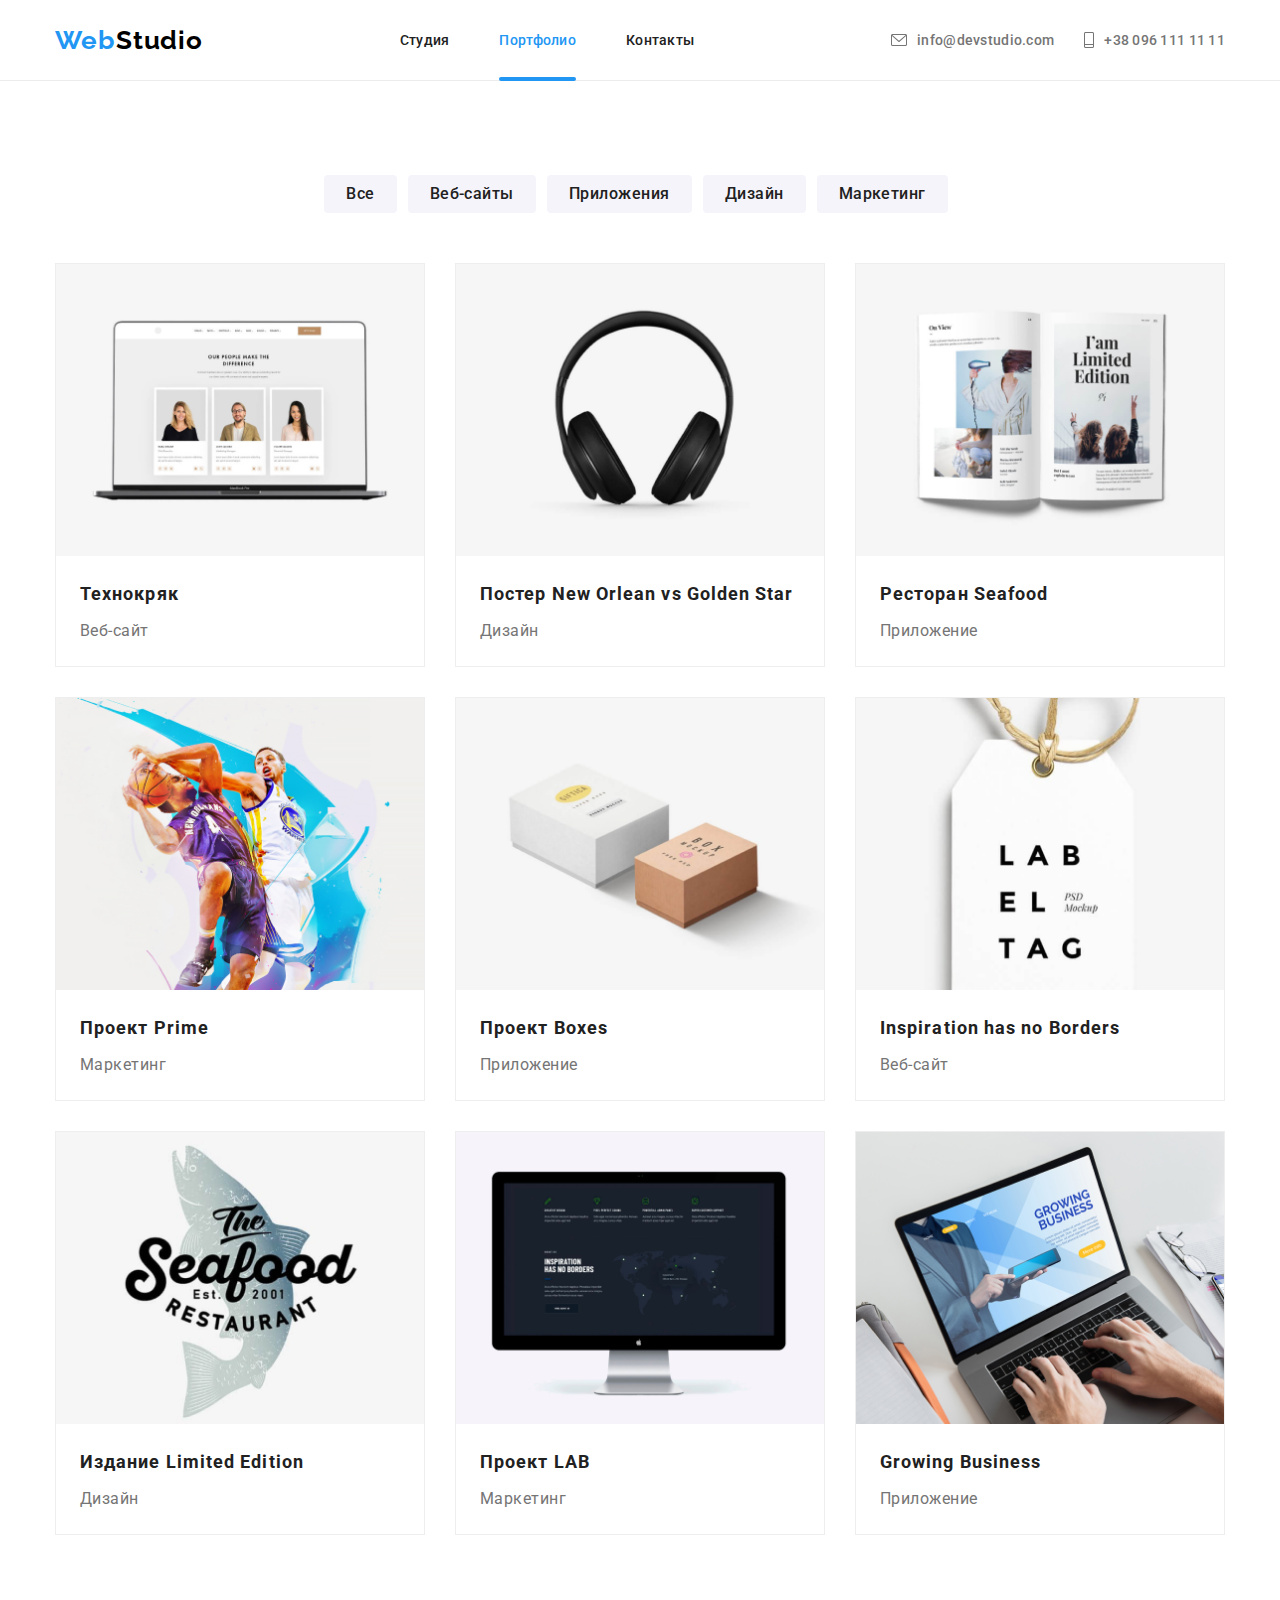
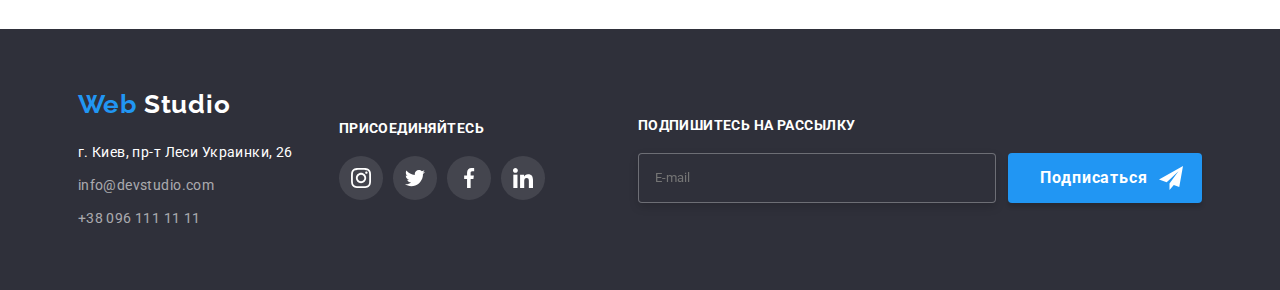
<file: portfolio.html>
<!DOCTYPE html>
<html lang="en">
<head>
    <meta charset="UTF-8">
    <meta http-equiv="X-UA-Compatible" content="IE=edge">
    <meta name="viewport" content="width=device-width, initial-scale=1.0">
    <title>Web-studio</title>
    <link rel="stylesheet" href="./style/index.css">
</head>
<body class="body">
    <header class="header">
        <div class="header__container">
            <a class="logo" href="./index.html">
                Web <span class="logo logo_black">Studio</span>
            </a>
            <nav class="nav">
                <a href="./index.html" class="nav__link ">Студия</a>
                <a href="" class="nav__link nav__link_active">Портфолио</a>
                <a href="" class="nav__link">Контакты</a>
            </nav>
            <div class="contacts">
                <div class="contacts__container">
                    <svg width="16" height="12" viewBox="0 0 16 12" fill="none" xmlns="http://www.w3.org/2000/svg">
                        <path class ="contacts__img" d="M14.5 0H1.50001C0.672854 0 0 0.672853 0 1.50001V10.5C0 11.3271 0.672854 12 1.50001 12H14.5C15.3271 12 16 11.3271 16 10.5V1.50001C16 0.672853 15.3271 0 14.5 0ZM14.5 0.999994C14.5679 0.999994 14.6325 1.01409 14.6916 1.0387L8 6.83838L1.30833 1.0387C1.36742 1.01412 1.43204 0.999994 1.49998 0.999994H14.5ZM14.5 11H1.50001C1.22414 11 0.999996 10.7759 0.999996 10.5V2.09521L7.67236 7.87792C7.76661 7.95944 7.8833 7.99999 8 7.99999C8.1167 7.99999 8.23339 7.95948 8.32764 7.87792L15 2.09521V10.5C15 10.7759 14.7759 11 14.5 11Z" fill="#757575"/>
                    </svg>
                    <a href="mailto:info@devstudio.com" class="contacts__link">info@devstudio.com</a>
                </div>
                <div class="contacts__container">
                    <svg width="10" height="16" viewBox="0 0 10 16" fill="#757575" xmlns="http://www.w3.org/2000/svg">
                        <path class ="contacts__img" d="M8.5 0H1.5C0.672848 0 0 0.672848 0 1.5V14.5C0 15.3272 0.672848 16 1.5 16H8.5C9.32715 16 10 15.3272 10 14.5V1.5C10 0.672848 9.32715 0 8.5 0ZM1.5 1H8.5C8.77588 1 9 1.22412 9 1.5V12H1V1.5C1 1.22412 1.22412 1 1.5 1ZM8.5 15H1.5C1.22412 15 1 14.7759 1 14.5V13H9V14.5C9 14.7759 8.77588 15 8.5 15Z" fill="#757575"/>
                    </svg>
                    <a href="tel:+38 096 111 11 11" class="contacts__link">+38 096 111 11 11</a>
                </div>
            </div>
            <a class="burger-open" href="#">
                <svg class="burger-open__icon" width="24" height="16" viewBox="0 0 24 16" fill="none" xmlns="http://www.w3.org/2000/svg">
                <path class="burger-open__icon" fill-rule="evenodd" clip-rule="evenodd" d="M0 2.66667V0H24V2.66667H0ZM0 9.33333H24V6.66667H0V9.33333ZM0 16H24V13.3333H0V16Z" fill="black"/>
                </svg>
            </a>       
        </div>
        <div class="burger-menu">
            <div class="burger-menu__container">
                <a href="#" class="burger-menu__close">
                    <svg class="burger-menu__close_icon" width="19" height="19" viewBox="0 0 19 19" fill="none" xmlns="http://www.w3.org/2000/svg">
                        <path class="burger-menu__close_icon" d="M18.6667 1.88L16.7867 0L9.33333 7.45334L1.88 0L0 1.88L7.45334 9.33333L0 16.7867L1.88 18.6667L9.33333 11.2133L16.7867 18.6667L18.6667 16.7867L11.2133 9.33333L18.6667 1.88Z" fill="#212121"/>
                    </svg>             
                </a>
                <nav class="burger-menu__nav">
                    <a href="" class="burger-menu__link burger-menu__link_active">Студия</a>
                    <a href="./index.html" class="burger-menu__link">Портфолио</a>
                    <a href="" class="burger-menu__link">Контакты</a>
                    <a href="tel:+38 096 111 11 11" class="burger-menu__link burger-menu__link_phone">+38 096 111 11 11</a>
                    <a href="mailto:info@devstudio.com" class="burger-menu__link burger-menu__link_email">info@devstudio.com</a>
                </nav>
                <div class="burger-menu__social">
                    <a href="" class="burger-menu__social-link">Instagram</a>
                    <a href="" class="burger-menu__social-link">Twitter</a>
                    <a href="" class="burger-menu__social-link">Facebook</a>
                    <a href="" class="burger-menu__social-link">LinkedIn</a>
                </div>
            </div>
        </div>
    </header>
    <section class="portfolio">
        <nav class="portfolio__nav">
            <button class="portfolio__button">Все</button>
            <button class="portfolio__button">Веб-сайты</button>
            <button class="portfolio__button">Приложения</button>
            <button class="portfolio__button">Дизайн</button>
            <button class="portfolio__button">Маркетинг</button>
        </nav>
        <div class="portfolio__container">
            <div class="cart">
                <p class="cart__discription">
                    Ресурс предлагает комплексные предложения с разным уровнем функционала и сервисов. Все это позволит посетителю получить исчерпывающие сведения о компании или частном лице.
                </p>
                <img src="./image/carts/1.png" alt="net" class="cart__img">
                <h2 class="cart__title">
                    Технокряк
                </h2>
                <p class="cart__subtitle">
                    Веб-сайт
                </p>
            </div>
            <div class="cart">
                <p class="cart__discription">
                    Ресурс предлагает комплексные предложения с разным уровнем функционала и сервисов. Все это позволит посетителю получить исчерпывающие сведения о компании или частном лице.
                </p>
                <img src="./image/carts/2.png" alt="net" class="cart__img">
                <h2 class="cart__title">
                    Постер New Orlean vs Golden Star
                </h2>
                <p class="cart__subtitle">
                    Дизайн
                </p>
            </div>
            <div class="cart">
                <p class="cart__discription">
                    Ресурс предлагает комплексные предложения с разным уровнем функционала и сервисов. Все это позволит посетителю получить исчерпывающие сведения о компании или частном лице.
                </p>
                <img src="./image/carts/3.png" alt="net" class="cart__img">
                <h2 class="cart__title">
                    Ресторан Seafood
                </h2>
                <p class="cart__subtitle">
                    Приложение
                </p>
            </div>
            <div class="cart">
                <p class="cart__discription">
                    Ресурс предлагает комплексные предложения с разным уровнем функционала и сервисов. Все это позволит посетителю получить исчерпывающие сведения о компании или частном лице.
                </p>
                <img src="./image/carts/4.png" alt="net" class="cart__img">
                <h2 class="cart__title">
                    Проект Prime
                </h2>
                <p class="cart__subtitle">
                    Маркетинг
                </p>
            </div>
            <div class="cart">
                <p class="cart__discription">
                    Ресурс предлагает комплексные предложения с разным уровнем функционала и сервисов. Все это позволит посетителю получить исчерпывающие сведения о компании или частном лице.
                </p>
                <img src="./image/carts/5.png" alt="net" class="cart__img">
                <h2 class="cart__title">
                    Проект Boxes
                </h2>
                <p class="cart__subtitle">
                    Приложение
                </p>
            </div>
            <div class="cart">
                <p class="cart__discription">
                    Ресурс предлагает комплексные предложения с разным уровнем функционала и сервисов. Все это позволит посетителю получить исчерпывающие сведения о компании или частном лице.
                </p>
                <img src="./image/carts/6.png" alt="net" class="cart__img">
                <h2 class="cart__title">
                    Inspiration has no Borders
                </h2>
                <p class="cart__subtitle">
                    Веб-сайт
                </p>
            </div>
            <div class="cart">
                <p class="cart__discription">
                    Ресурс предлагает комплексные предложения с разным уровнем функционала и сервисов. Все это позволит посетителю получить исчерпывающие сведения о компании или частном лице.
                </p>
                <img src="./image/carts/7.png" alt="net" class="cart__img">
                <h2 class="cart__title">
                    Издание Limited Edition
                </h2>
                <p class="cart__subtitle">
                    Дизайн
                </p>
            </div>
            <div class="cart">
                <p class="cart__discription">
                    Ресурс предлагает комплексные предложения с разным уровнем функционала и сервисов. Все это позволит посетителю получить исчерпывающие сведения о компании или частном лице.
                </p>
                <img src="./image/carts/8.png" alt="net" class="cart__img">
                <h2 class="cart__title">
                    Проект LAB
                </h2>
                <p class="cart__subtitle">
                    Маркетинг
                </p>
            </div>
            <div class="cart">
                <p class="cart__discription">
                    Ресурс предлагает комплексные предложения с разным уровнем функционала и сервисов. Все это позволит посетителю получить исчерпывающие сведения о компании или частном лице.
                </p>
                <img src="./image/carts/9.png" alt="net" class="cart__img">
                <h2 class="cart__title">
                    Growing Business
                </h2>
                <p class="cart__subtitle">
                    Приложение
                </p>
            </div>
        </div>
    </section>
    <footer class="footer">
        <div class="footer__container">
            <div class="footer__info">
                <a class="logo" href="./index.html">
                    Web <span class="logo logo_white">Studio</span>
                </a>
                <a href="" class="footer__adress">
                    г. Киев, пр-т Леси Украинки, 26
                </a>
                <a href="mailto:info@devstudio.com" class="footer__link">info@devstudio.com</a>
                <a href="tel:+38 096 111 11 11" class="footer__link">+38 096 111 11 11</a>
            </div>
            <div class="footer__social">
                <h2 class="footer__title">присоединяйтесь</h2>
                <div class="team__social-block footer__social-block">
                    <a href="#" class="team__social-area footer__social-area">
                        <svg class="team__icon footer__icon" width="20" height="20" viewBox="0 0 20 20" fill="none" xmlns="http://www.w3.org/2000/svg">
                            <g clip-path="url(#clip0_1_492)">
                            <path d="M19.9804 5.88005C19.9336 4.81738 19.7617 4.0868 19.5156 3.45374C19.2616 2.78176 18.8709 2.18014 18.359 1.68002C17.8589 1.1721 17.2533 0.777435 16.5891 0.527447C15.9524 0.281274 15.2256 0.109427 14.163 0.0625732C13.0924 0.0117516 12.7525 0 10.0371 0C7.32173 0 6.98185 0.0117516 5.91521 0.0586052C4.85253 0.105459 4.12195 0.277459 3.48904 0.523479C2.81692 0.777435 2.2153 1.16814 1.71517 1.68002C1.20726 2.18014 0.812743 2.78573 0.562603 3.44992C0.31643 4.0868 0.144583 4.81341 0.0977294 5.87609C0.0469078 6.9467 0.0351562 7.28658 0.0351562 10.002C0.0351562 12.7173 0.0469078 13.0572 0.0937614 14.1239C0.140615 15.1865 0.312615 15.9171 0.558787 16.5502C0.812743 17.2221 1.20726 17.8238 1.71517 18.3239C2.2153 18.8318 2.82088 19.2265 3.48508 19.4765C4.12195 19.7226 4.84856 19.8945 5.91139 19.9413C6.97788 19.9883 7.31791 19.9999 10.0333 19.9999C12.7487 19.9999 13.0885 19.9883 14.1552 19.9413C15.2179 19.8945 15.9484 19.7226 16.5813 19.4765C17.9254 18.9568 18.9881 17.8941 19.5078 16.5502C19.7538 15.9133 19.9258 15.1865 19.9727 14.1239C20.0195 13.0572 20.0313 12.7173 20.0313 10.002C20.0313 7.28658 20.0273 6.9467 19.9804 5.88005ZM18.1794 14.0457C18.1364 15.0225 17.9723 15.5499 17.8356 15.9015C17.4995 16.7728 16.808 17.4643 15.9367 17.8004C15.5851 17.9372 15.0538 18.1012 14.0809 18.1441C13.026 18.1911 12.7096 18.2027 10.0411 18.2027C7.37255 18.2027 7.05221 18.1911 6.00113 18.1441C5.02438 18.1012 4.49693 17.9372 4.1453 17.8004C3.71171 17.6402 3.31704 17.3862 2.9967 17.0541C2.6646 16.7298 2.41065 16.3391 2.2504 15.9055C2.11365 15.5539 1.94959 15.0225 1.90671 14.0497C1.8597 12.9948 1.8481 12.6783 1.8481 10.0097C1.8481 7.34122 1.8597 7.02087 1.90671 5.96995C1.94959 4.99319 2.11365 4.46575 2.2504 4.11412C2.41065 3.68038 2.6646 3.28586 3.00067 2.96536C3.32483 2.63327 3.71553 2.37931 4.14927 2.21921C4.5009 2.08247 5.03231 1.9184 6.0051 1.87537C7.05999 1.82851 7.37652 1.81676 10.0449 1.81676C12.7174 1.81676 13.0337 1.82851 14.0848 1.87537C15.0616 1.9184 15.589 2.08247 15.9407 2.21921C16.3742 2.37931 16.7689 2.63327 17.0893 2.96536C17.4213 3.28967 17.6753 3.68038 17.8356 4.11412C17.9723 4.46575 18.1364 4.99701 18.1794 5.96995C18.2263 7.02484 18.238 7.34122 18.238 10.0097C18.238 12.6783 18.2263 12.9908 18.1794 14.0457Z" fill="#AFB1B8"/>
                            <path d="M10.0371 4.8642C7.20074 4.8642 4.89941 7.16537 4.89941 10.0019C4.89941 12.8385 7.20074 15.1396 10.0371 15.1396C12.8737 15.1396 15.1749 12.8385 15.1749 10.0019C15.1749 7.16537 12.8737 4.8642 10.0371 4.8642ZM10.0371 13.3346C8.19702 13.3346 6.70442 11.8422 6.70442 10.0019C6.70442 8.16165 8.19702 6.66921 10.0371 6.66921C11.8774 6.66921 13.3698 8.16165 13.3698 10.0019C13.3698 11.8422 11.8774 13.3346 10.0371 13.3346Z" fill="#AFB1B8"/>
                            <path d="M16.5775 4.6611C16.5775 5.32346 16.0404 5.86052 15.3779 5.86052C14.7155 5.86052 14.1785 5.32346 14.1785 4.6611C14.1785 3.99858 14.7155 3.46167 15.3779 3.46167C16.0404 3.46167 16.5775 3.99858 16.5775 4.6611Z" fill="#AFB1B8"/>
                            </g>
                            <defs>
                            <clipPath id="clip0_1_492">
                            <rect width="20" height="20" fill="white"/>
                            </clipPath>
                            </defs>
                        </svg>
                    </a>
                    <a  href="#" class="team__social-area footer__social-area">
                        <svg class="team__icon footer__icon" width="20" height="20" viewBox="0 0 20 20" fill="none" xmlns="http://www.w3.org/2000/svg">
                            <g clip-path="url(#clip0_1_458)">
                            <path d="M20 3.79875C19.2563 4.125 18.4637 4.34125 17.6375 4.44625C18.4875 3.93875 19.1363 3.14125 19.4412 2.18C18.6488 2.6525 17.7738 2.98625 16.8412 3.1725C16.0887 2.37125 15.0162 1.875 13.8462 1.875C11.5763 1.875 9.74875 3.7175 9.74875 5.97625C9.74875 6.30125 9.77625 6.61375 9.84375 6.91125C6.435 6.745 3.41875 5.11125 1.3925 2.6225C1.03875 3.23625 0.83125 3.93875 0.83125 4.695C0.83125 6.115 1.5625 7.37375 2.6525 8.1025C1.99375 8.09 1.3475 7.89875 0.8 7.5975C0.8 7.61 0.8 7.62625 0.8 7.6425C0.8 9.635 2.22125 11.29 4.085 11.6712C3.75125 11.7625 3.3875 11.8062 3.01 11.8062C2.7475 11.8062 2.4825 11.7913 2.23375 11.7362C2.765 13.36 4.2725 14.5538 6.065 14.5925C4.67 15.6838 2.89875 16.3412 0.98125 16.3412C0.645 16.3412 0.3225 16.3263 0 16.285C1.81625 17.4563 3.96875 18.125 6.29 18.125C13.835 18.125 17.96 11.875 17.96 6.4575C17.96 6.27625 17.9538 6.10125 17.945 5.9275C18.7588 5.35 19.4425 4.62875 20 3.79875Z" fill="#AFB1B8"/>
                            </g>
                            <defs>
                            <clipPath id="clip0_1_458">
                            <rect width="20" height="20" fill="white"/>
                            </clipPath>
                            </defs>
                        </svg>
                    </a>
                    <a href="#" class="team__social-area footer__social-area">
                        <svg class="team__icon footer__icon" width="20" height="20" viewBox="0 0 20 20" fill="none" xmlns="http://www.w3.org/2000/svg">
                            <g clip-path="url(#clip0_1_454)">
                            <path d="M13.3309 3.32083H15.1567V0.140833C14.8417 0.0975 13.7584 0 12.4967 0C9.86422 0 8.06088 1.65583 8.06088 4.69917V7.5H5.15588V11.055H8.06088V20H11.6226V11.0558H14.4101L14.8526 7.50083H11.6217V5.05167C11.6226 4.02417 11.8992 3.32083 13.3309 3.32083Z" fill="#AFB1B8"/>
                            </g>
                            <defs>
                            <clipPath id="clip0_1_454">
                            <rect width="20" height="20" fill="white"/>
                            </clipPath>
                            </defs>
                        </svg>    
                    </a>
                    <a href="#" class="team__social-area footer__social-area">
                        <svg class="team__icon footer__icon" width="20" height="20" viewBox="0 0 20 20" fill="none" xmlns="http://www.w3.org/2000/svg">
                            <g clip-path="url(#clip0_1_7514)">
                            <path d="M19.9951 20V19.9992H20.0001V12.6642C20.0001 9.07587 19.2276 6.31171 15.0326 6.31171C13.0159 6.31171 11.6626 7.41837 11.1101 8.46754H11.0517V6.64671H7.07422V19.9992H11.2159V13.3875C11.2159 11.6467 11.5459 9.96337 13.7017 9.96337C15.8259 9.96337 15.8576 11.95 15.8576 13.4992V20H19.9951Z" fill="#AFB1B8"/>
                            <path d="M0.329956 6.64746H4.47662V20H0.329956V6.64746Z" fill="#AFB1B8"/>
                            <path d="M2.40167 0C1.07583 0 0 1.07583 0 2.40167C0 3.7275 1.07583 4.82583 2.40167 4.82583C3.7275 4.82583 4.80333 3.7275 4.80333 2.40167C4.8025 1.07583 3.72667 0 2.40167 0V0Z" fill="#AFB1B8"/>
                            </g>
                            <defs>
                            <clipPath id="clip0_1_7514">
                            <rect width="20" height="20" fill="white"/>
                            </clipPath>
                            </defs>
                        </svg> 
                    </a>
                </div>
            </div>
            <div class="footer__subscribe">
                <h2 class="footer__title">Подпишитесь на рассылку</h2>
                <form class="footer__form-container" action="">
                    <input class="footer__input" type="email" name="" id="" placeholder="E-mail">
                    <button class="button footer__button">Подписаться</button>
                </form>
            </div>
        </div>
    </footer>
    <script src="./js/app.js"></script>
</body>
</file>
<file: style/index.css>
@import url('../style/style.css');
@import url('../style/null.css');
@import url('https://fonts.googleapis.com/css2?family=Oleo+Script&family=Raleway:wght@700&family=Roboto:wght@400;500;700;900&display=swap');
</file>
